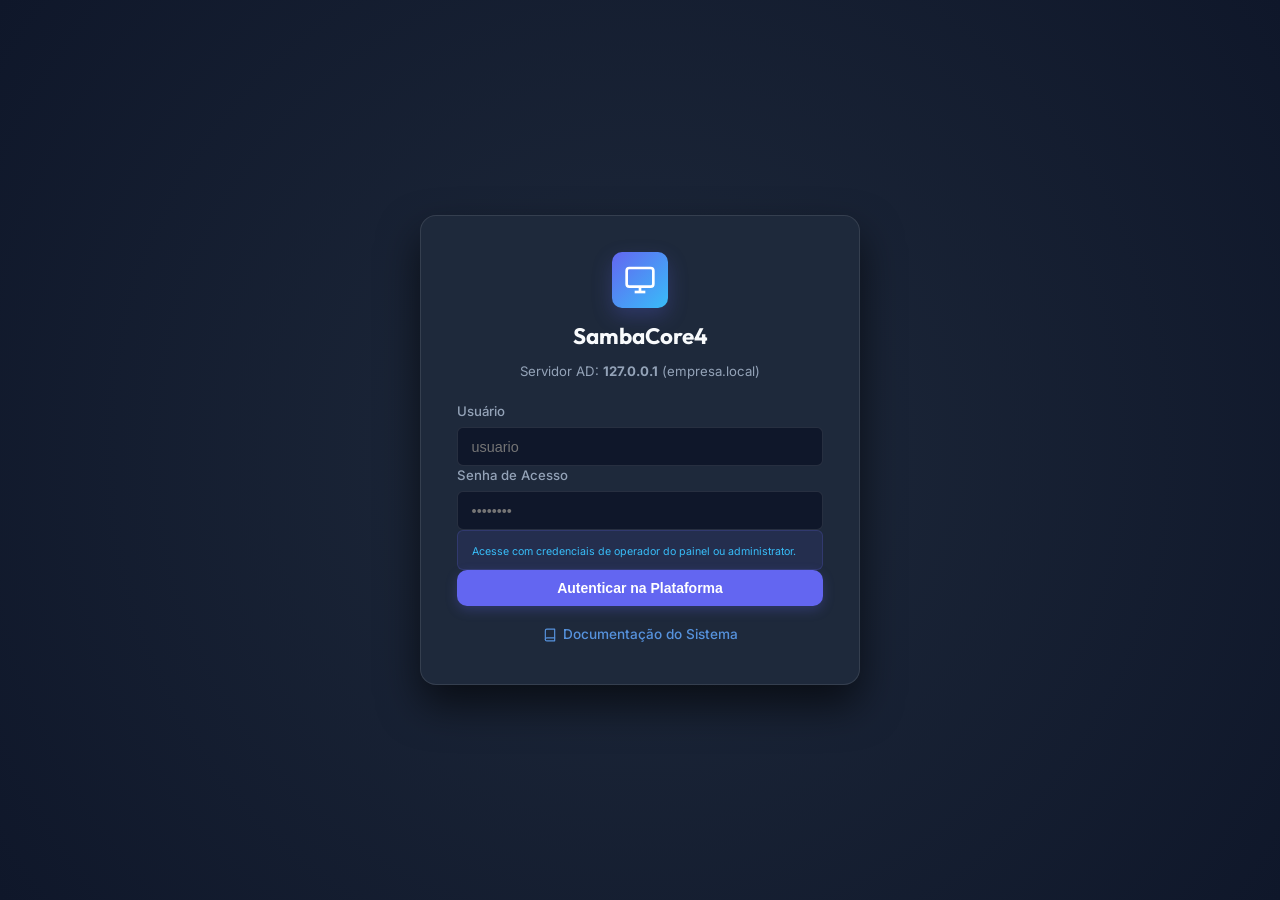
<file: public/index.html>
<!DOCTYPE html>
<html lang="pt-BR">
<head>
    <meta charset="UTF-8">
    <meta name="viewport" content="width=device-width, initial-scale=1.0">
    <title>SambaCore4 - Painel de Controle Samba AD</title>
     
    <link rel="preconnect" href="https://fonts.googleapis.com">
    <link rel="preconnect" href="https://fonts.gstatic.com" crossorigin>
    <link href="https://fonts.googleapis.com/css2?family=Inter:wght@300;400;500;600;700&family=JetBrains+Mono:wght@400;500;600&family=Outfit:wght@500;600;700&display=swap" rel="stylesheet">
    <link rel="stylesheet" href="css/style.css">

    <style>
        .docs-link-container {
            text-align: center;
            margin-top: 18px;
        }

        .docs-link {
            color: #60a5fa;
            font-size: 0.85rem;
            font-weight: 500;
            text-decoration: none;
            display: inline-flex;
            align-items: center;
            gap: 6px;
            opacity: 0.85;
            transition: all 0.2s ease-in-out;
        }

        .docs-link:hover {
            opacity: 1;
            color: #93c5fd;
            text-decoration: underline;
            transform: translateY(-1px);
        }
    </style>
</head>
<body>
    <!-- OVERLAY TELA DE LOGIN DE AUTENTICAÇÃO -->
    <div id="auth-overlay" class="auth-backdrop">
        <div class="auth-card">
            <div class="auth-header">
                <div class="auth-logo">
                    <svg width="32" height="32" viewBox="0 0 24 24" fill="none" stroke="currentColor" stroke-width="2">
                        <rect x="2" y="3" width="20" height="14" rx="2"></rect>
                        <line x1="8" y1="21" x2="16" y2="21"></line>
                        <line x1="12" y1="17" x2="12" y2="21"></line>
                    </svg>
                </div>
                <h2>SambaCore4</h2>
                <span class="auth-subtitle">Servidor AD: <strong id="auth-server-ip">127.0.0.1</strong> (<span id="auth-domain-name">empresa.local</span>)</span>
            </div>

            <!-- Formulário Exclusivo de Login -->
            <form id="form-login">
                <div class="form-group">
                    <label for="login-username">Usuário</label>
                    <input type="text" id="login-username" class="form-control" required placeholder="usuario">
                </div>

                <div class="form-group">
                    <label for="login-password">Senha de Acesso</label>
                    <input type="password" id="login-password" class="form-control" required placeholder="••••••••">
                </div>

                <div class="auth-hint">
                    <small>Acesse com credenciais de operador do painel ou administrator.</small>
                </div>

                <button type="submit" class="btn btn-primary btn-block" id="btn-login-submit">
                    <span>Autenticar na Plataforma</span>
                </button>

                <div class="docs-link-container">
                    <a href="docsambacore4.html" target="_blank" class="docs-link">
                        <svg xmlns="http://www.w3.org/2000/svg" width="14" height="14" viewBox="0 0 24 24" fill="none" stroke="currentColor" stroke-width="2" stroke-linecap="round" stroke-linejoin="round">
                            <path d="M4 19.5A2.5 2.5 0 0 1 6.5 17H20"></path>
                            <path d="M6.5 2H20v20H6.5A2.5 2.5 0 0 1 4 19.5v-15A2.5 2.5 0 0 1 6.5 2z"></path>
                        </svg>
                        <span>Documentação do Sistema</span>
                    </a>
                </div>
            </form>
        </div>
    </div>

    <!-- APLICAÇÃO PRINCIPAL -->
    <div class="app-container" id="app-container" style="display: none;">
        <!-- Sidebar Navigation -->
        <aside class="sidebar">
            <div class="brand">
                <div class="logo-icon">
                    <svg width="24" height="24" viewBox="0 0 24 24" fill="none" stroke="currentColor" stroke-width="2">
                        <rect x="2" y="3" width="20" height="14" rx="2" ry="2"></rect>
                        <line x1="8" y1="21" x2="16" y2="21"></line>
                        <line x1="12" y1="17" x2="12" y2="21"></line>
                    </svg>
                </div>
                <div class="brand-text">
                    <h2>SambaCore4</h2>
                    <span id="sidebar-domain-name">empresa.local</span>
                </div>
            </div>

            <nav class="nav-menu">
                <button class="nav-item active" data-tab="dashboard">
                    <svg width="18" height="18" viewBox="0 0 24 24" fill="none" stroke="currentColor" stroke-width="2"><rect x="3" y="3" width="7" height="7"></rect><rect x="14" y="3" width="7" height="7"></rect><rect x="14" y="14" width="7" height="7"></rect><rect x="3" y="14" width="7" height="7"></rect></svg>
                    <span>Visão Geral</span>
                </button>
                <button class="nav-item" data-tab="users">
                    <svg width="18" height="18" viewBox="0 0 24 24" fill="none" stroke="currentColor" stroke-width="2"><path d="M17 21v-2a4 4 0 0 0-4-4H5a4 4 0 0 0-4 4v2"></path><circle cx="9" cy="7" r="4"></circle><path d="M23 21v-2a4 4 0 0 0-3-3.87"></path><path d="M16 3.13a4 4 0 0 1 0 7.75"></path></svg>
                    <span>Usuários AD</span>
                </button>
                <button class="nav-item" data-tab="groups">
                    <svg width="18" height="18" viewBox="0 0 24 24" fill="none" stroke="currentColor" stroke-width="2"><path d="M17 21v-2a4 4 0 0 0-3-3.87"></path><path d="M9 21v-2a4 4 0 0 0-4-4H3a4 4 0 0 0-4 4v2"></path><circle cx="9" cy="7" r="4"></circle><path d="M23 21v-2a4 4 0 0 0-3-3.87"></path><path d="M16 3.13a4 4 0 0 1 0 7.75"></path></svg>
                    <span>Grupos AD</span>
                </button>
                <button class="nav-item" data-tab="computers">
                    <svg width="18" height="18" viewBox="0 0 24 24" fill="none" stroke="currentColor" stroke-width="2"><rect x="2" y="3" width="20" height="14" rx="2"></rect><line x1="8" y1="21" x2="16" y2="21"></line><line x1="12" y1="17" x2="12" y2="21"></line></svg>
                    <span>Desktops / Computadores</span>
                </button>
                <button class="nav-item" data-tab="ous">
                    <svg width="18" height="18" viewBox="0 0 24 24" fill="none" stroke="currentColor" stroke-width="2"><path d="M22 19a2 2 0 0 1-2 2H4a2 2 0 0 1-2-2V5a2 2 0 0 1 2-2h5l2 3h9a2 2 0 0 1 2 2z"></path></svg>
                    <span>Unidades Organizacionais</span>
                </button>
                <button class="nav-item" data-tab="gpos">
                    <svg width="18" height="18" viewBox="0 0 24 24" fill="none" stroke="currentColor" stroke-width="2"><path d="M12 22s8-4 8-10V5l-8-3-8 3v7c0 6 8 10 8 10z"></path></svg>
                    <span>Diretivas GPO</span>
                </button>
                <button class="nav-item" data-tab="platform-users">
                    <svg width="18" height="18" viewBox="0 0 24 24" fill="none" stroke="currentColor" stroke-width="2"><path d="M16 21v-2a4 4 0 0 0-4-4H5a4 4 0 0 0-4 4v2"></path><circle cx="8.5" cy="7" r="4"></circle><line x1="20" y1="8" x2="20" y2="14"></line><line x1="23" y1="11" x2="17" y2="11"></line></svg>
                    <span>Operadores do Sistema</span>
                </button>
                <button class="nav-item" data-tab="objects">
                    <svg width="18" height="18" viewBox="0 0 24 24" fill="none" stroke="currentColor" stroke-width="2"><circle cx="12" cy="12" r="10"></circle><line x1="12" y1="8" x2="12" y2="12"></line><line x1="12" y1="16" x2="12.01" y2="16"></line></svg>
                    <span>Navegador de Objetos</span>
                </button>
                <button class="nav-item" data-tab="terminal">
                    <svg width="18" height="18" viewBox="0 0 24 24" fill="none" stroke="currentColor" stroke-width="2"><polyline points="4 17 10 11 4 5"></polyline><line x1="12" y1="19" x2="20" y2="19"></line></svg>
                    <span>Comandos samba-tool</span>
                </button>
            </nav>

            <div class="sidebar-footer">
                <div class="mode-toggle-card">
                    <div class="mode-info">
                        <span class="mode-title">Execução</span>
                        <span id="mode-badge" class="badge mock">Modo Simulação</span>
                    </div>
                    <label class="switch">
                        <input type="checkbox" id="mode-switch" checked>
                        <span class="slider round"></span>
                    </label>
                </div>
            </div>
        </aside>

        <!-- Main Content Area -->
        <main class="main-content">
            <!-- Header Bar -->
            <header class="top-header">
                <div class="header-title">
                    <h1 id="page-title">Visão Geral do Domínio</h1>
                    <div class="domain-info-group">
                        <span id="domain-dn-display" class="domain-dn">DC=empresa,DC=local</span>
                        <span id="server-ip-display" class="domain-ip">IP: 127.0.0.1</span>
                    </div>
                </div>
                <div class="header-actions">
                    <div class="btn-group" style="margin-right: 0.5rem;">
                        <button class="btn btn-warning btn-sm" id="btn-server-reboot" title="Reiniciar Servidor">
                            <svg width="14" height="14" viewBox="0 0 24 24" fill="none" stroke="currentColor" stroke-width="2"><path d="M21.5 2v6h-6M21.34 15.57a10 10 0 1 1-.57-8.38l5.67-5.67"/></svg>
                            <span>Reiniciar</span>
                        </button>
                        <button class="btn btn-danger btn-sm" id="btn-server-shutdown" title="Desligar Servidor">
                            <svg width="14" height="14" viewBox="0 0 24 24" fill="none" stroke="currentColor" stroke-width="2"><path d="M18.36 6.64a9 9 0 1 1-12.73 0"></path><line x1="12" y1="2" x2="12" y2="12"></line></svg>
                            <span>Desligar</span>
                        </button>
                    </div>

                    <div class="user-profile-badge">
                        <div class="avatar">A</div>
                        <span id="current-user-name">administrator</span>
                    </div>
                    <button class="btn btn-outline btn-sm" id="logout-btn">
                        <svg width="14" height="14" viewBox="0 0 24 24" fill="none" stroke="currentColor" stroke-width="2"><path d="M9 21H5a2 2 0 0 1-2-2V5a2 2 0 0 1 2-2h4"></path><polyline points="16 17 21 12 16 7"></polyline><line x1="21" y1="12" x2="9" y2="12"></line></svg>
                        <span>Sair</span>
                    </button>
                    <button class="btn btn-outline" id="refresh-btn">
                        <svg width="16" height="16" viewBox="0 0 24 24" fill="none" stroke="currentColor" stroke-width="2"><polyline points="23 4 23 10 17 10"></polyline><polyline points="1 20 1 14 7 14"></polyline><path d="M3.51 9a9 9 0 0 1 14.85-3.36L23 10M1 14l4.64 4.36A9 9 0 0 0 20.49 15"></path></svg>
                        <span>Atualizar</span>
                    </button>
                </div>
            </header>

            <div class="content-body">
                <!-- TAB 1: DASHBOARD -->
                <section id="tab-dashboard" class="tab-pane active">
                    <div class="stats-grid">
                        <div class="stat-card">
                            <div class="stat-header">
                                <span>Total de Usuários AD</span>
                                <div class="stat-icon users-icon">
                                    <svg width="20" height="20" viewBox="0 0 24 24" fill="none" stroke="currentColor" stroke-width="2"><path d="M17 21v-2a4 4 0 0 0-4-4H5a4 4 0 0 0-4 4v2"></path><circle cx="9" cy="7" r="4"></circle></svg>
                                </div>
                            </div>
                            <div class="stat-value" id="stat-user-count">0</div>
                            <span class="stat-sub">Cadastrados no samba-tool</span>
                        </div>

                        <div class="stat-card">
                            <div class="stat-header">
                                <span>Desktops / Computadores</span>
                                <div class="stat-icon comp-icon">
                                    <svg width="20" height="20" viewBox="0 0 24 24" fill="none" stroke="currentColor" stroke-width="2"><rect x="2" y="3" width="20" height="14" rx="2"></rect><line x1="8" y1="21" x2="16" y2="21"></line></svg>
                                </div>
                            </div>
                            <div class="stat-value text-accent" id="stat-comp-count">0</div>
                            <span class="stat-sub">Estações e Servidores AD</span>
                        </div>

                        <div class="stat-card">
                            <div class="stat-header">
                                <span>Unidades Organizacionais</span>
                                <div class="stat-icon ou-icon">
                                    <svg width="20" height="20" viewBox="0 0 24 24" fill="none" stroke="currentColor" stroke-width="2"><path d="M22 19a2 2 0 0 1-2 2H4a2 2 0 0 1-2-2V5a2 2 0 0 1 2-2h5l2 3h9a2 2 0 0 1 2 2z"></path></svg>
                                </div>
                            </div>
                            <div class="stat-value" id="stat-ou-count">0</div>
                            <span class="stat-sub">Estrutura de OUs ativas</span>
                        </div>

                        <div class="stat-card">
                            <div class="stat-header">
                                <span>Diretivas GPO</span>
                                <div class="stat-icon gpo-icon">
                                    <svg width="20" height="20" viewBox="0 0 24 24" fill="none" stroke="currentColor" stroke-width="2"><path d="M12 22s8-4 8-10V5l-8-3-8 3v7c0 6 8 10 8 10z"></path></svg>
                                </div>
                            </div>
                            <div class="stat-value" id="stat-gpo-count" style="color: #38bdf8;">0</div>
                            <span class="stat-sub">Objetos de Diretiva de Grupo</span>
                        </div>
                    </div>

                    <!-- SEÇÃO DE MÉTRICAS DO SISTEMA E HARDWARE -->
                    <div class="section-card">
                        <div class="section-header">
                            <h3>📊 Informações de Hardware & Desempenho do Servidor</h3>
                            <span class="text-muted" style="font-size: 0.825rem;">Métricas em Tempo Real</span>
                        </div>
                        <div class="system-metrics-grid">
                            <!-- CPU -->
                            <div class="sys-metric-card">
                                <div class="sys-metric-header">
                                    <div class="sys-metric-title">
                                        <svg width="18" height="18" viewBox="0 0 24 24" fill="none" stroke="currentColor" stroke-width="2"><rect x="4" y="4" width="16" height="16" rx="2"/><rect x="9" y="9" width="6" height="6"/><line x1="9" y1="1" x2="9" y2="4"/><line x1="15" y1="1" x2="15" y2="4"/><line x1="9" y1="20" x2="9" y2="23"/><line x1="15" y1="20" x2="15" y2="23"/><line x1="20" y1="9" x2="23" y2="9"/><line x1="20" y1="15" x2="23" y2="15"/><line x1="1" y1="9" x2="4" y2="9"/><line x1="1" y1="15" x2="4" y2="15"/></svg>
                                        <span>Uso de CPU</span>
                                    </div>
                                    <span class="sys-metric-badge" id="sys-cpu-percent-badge">0%</span>
                                </div>
                                <div class="metric-progress-bar">
                                    <div class="metric-progress-fill" id="sys-cpu-bar" style="width: 0%;"></div>
                                </div>
                                <div class="sys-metric-footer">
                                    <span id="sys-cpu-cores">-- Núcleos</span>
                                    <span id="sys-cpu-percent">0% em uso</span>
                                </div>
                            </div>

                            <!-- RAM -->
                            <div class="sys-metric-card">
                                <div class="sys-metric-header">
                                    <div class="sys-metric-title">
                                        <svg width="18" height="18" viewBox="0 0 24 24" fill="none" stroke="currentColor" stroke-width="2"><path d="M6 19v-3"/><path d="M10 19v-3"/><path d="M14 19v-3"/><path d="M18 19v-3"/><path d="M6 5v3"/><path d="M10 5v3"/><path d="M14 5v3"/><path d="M18 5v3"/><rect x="2" y="8" width="20" height="8" rx="2"/></svg>
                                        <span>Memória RAM</span>
                                    </div>
                                    <span class="sys-metric-badge" id="sys-ram-percent-badge">0%</span>
                                </div>
                                <div class="metric-progress-bar">
                                    <div class="metric-progress-fill ram-fill" id="sys-ram-bar" style="width: 0%;"></div>
                                </div>
                                <div class="sys-metric-footer">
                                    <span id="sys-ram-details">0.0 GB / 0.0 GB</span>
                                    <span id="sys-ram-free">Livre: -- GB</span>
                                </div>
                            </div>

                            <!-- ESPAÇO EM DISCO -->
                            <div class="sys-metric-card">
                                <div class="sys-metric-header">
                                    <div class="sys-metric-title">
                                        <svg width="18" height="18" viewBox="0 0 24 24" fill="none" stroke="currentColor" stroke-width="2"><line x1="22" y1="12" x2="2" y2="12"/><path d="M5.45 5.11L2 12v6a2 2 0 0 0 2 2h16a2 2 0 0 0 2-2v-6l-3.45-6.89A2 2 0 0 0 16.76 4H7.24a2 2 0 0 0-1.79 1.11z"/><line x1="6" y1="16" x2="6.01" y2="16"/><line x1="10" y1="16" x2="10.01" y2="16"/></svg>
                                        <span>Espaço em Disco</span>
                                    </div>
                                    <span class="sys-metric-badge" id="sys-disk-percent-badge">0%</span>
                                </div>
                                <div class="metric-progress-bar">
                                    <div class="metric-progress-fill disk-fill" id="sys-disk-bar" style="width: 0%;"></div>
                                </div>
                                <div class="sys-metric-footer">
                                    <span id="sys-disk-details">0.0 GB / 0.0 GB</span>
                                    <span id="sys-disk-free">Livre: -- GB</span>
                                </div>
                            </div>

                            <!-- PROCESSADOR -->
                            <div class="sys-metric-card">
                                <div class="sys-metric-header">
                                    <div class="sys-metric-title">
                                        <svg width="18" height="18" viewBox="0 0 24 24" fill="none" stroke="currentColor" stroke-width="2"><circle cx="12" cy="12" r="10"/><path d="M12 6v6l4 2"/></svg>
                                        <span>Processador (CPU)</span>
                                    </div>
                                    <span class="sys-metric-badge info" id="sys-cpu-arch">x86_64</span>
                                </div>
                                <div class="sys-text-content">
                                    <strong id="sys-cpu-model">Carregando...</strong>
                                </div>
                                <div class="sys-metric-footer">
                                    <span>Processador Principal do Server</span>
                                </div>
                            </div>

                            <!-- SISTEMA OPERACIONAL -->
                            <div class="sys-metric-card">
                                <div class="sys-metric-header">
                                    <div class="sys-metric-title">
                                        <svg width="18" height="18" viewBox="0 0 24 24" fill="none" stroke="currentColor" stroke-width="2"><rect x="2" y="3" width="20" height="14" rx="2"/><line x1="8" y1="21" x2="16" y2="21"/><line x1="12" y1="17" x2="12" y2="21"/></svg>
                                        <span>Sistema Operacional</span>
                                    </div>
                                    <span class="sys-metric-badge info" id="sys-os-badge">Linux</span>
                                </div>
                                <div class="sys-text-content">
                                    <strong id="sys-os-name" class="text-accent">Carregando...</strong>
                                </div>
                                <div class="sys-metric-footer">
                                    <span id="sys-os-kernel">Kernel: --</span>
                                </div>
                            </div>

                            <!-- VELOCIDADE DA INTERNET -->
                            <div class="sys-metric-card">
                                <div class="sys-metric-header">
                                    <div class="sys-metric-title">
                                        <svg width="18" height="18" viewBox="0 0 24 24" fill="none" stroke="currentColor" stroke-width="2"><path d="M5 12.55a11 11 0 0 1 14.08 0"/><path d="M1.42 9a16 16 0 0 1 21.16 0"/><path d="M8.53 16.11a6 6 0 0 1 6.95 0"/><line x1="12" y1="20" x2="12.01" y2="20"/></svg>
                                        <span>Velocidade da Internet</span>
                                    </div>
                                    <span class="sys-metric-badge success" id="sys-net-status-badge">Conectado</span>
                                </div>
                                <div class="sys-net-speeds">
                                    <div class="net-speed-item">
                                        <span class="net-speed-label">⬇️ Download</span>
                                        <strong class="net-speed-value" id="sys-net-download">0.0 Mbps</strong>
                                    </div>
                                    <div class="net-speed-item">
                                        <span class="net-speed-label">⬆️ Upload</span>
                                        <strong class="net-speed-value" id="sys-net-upload">0.0 Mbps</strong>
                                    </div>
                                </div>
                                <div class="sys-metric-footer">
                                    <span id="sys-net-interface">Online (1 Gbps)</span>
                                    <span id="sys-net-latency">Ping: 12 ms</span>
                                </div>
                            </div>

                        </div>
                    </div>

                    <div class="section-card">
                        <div class="section-header">
                            <h3>Ações Rápidas de Gerenciamento</h3>
                        </div>
                        <div class="quick-actions">
                            <button class="action-card" id="btn-quick-new-user">
                                <div class="action-icon">+</div>
                                <div class="action-text">
                                    <h4>Criar Usuário AD</h4>
                                    <p>samba-tool user create</p>
                                </div>
                            </button>
                            <button class="action-card" id="btn-quick-new-group">
                                <div class="action-icon">👥</div>
                                <div class="action-text">
                                    <h4>Criar Grupo AD</h4>
                                    <p>samba-tool group add</p>
                                </div>
                            </button>
                            <button class="action-card" id="btn-quick-new-comp">
                                <div class="action-icon">🖥️</div>
                                <div class="action-text">
                                    <h4>Adicionar Desktop</h4>
                                    <p>samba-tool computer create</p>
                                </div>
                            </button>
                            <button class="action-card" id="btn-quick-new-gpo">
                                <div class="action-icon">🛡️</div>
                                <div class="action-text">
                                    <h4>Criar GPO</h4>
                                    <p>samba-tool gpo create</p>
                                </div>
                            </button>
                            <button class="action-card" id="btn-quick-new-ou">
                                <div class="action-icon">🏢</div>
                                <div class="action-text">
                                    <h4>Criar OU</h4>
                                    <p>samba-tool ou create</p>
                                </div>
                            </button>
                            <button class="action-card" id="btn-quick-new-platform-user">
                                <div class="action-icon">🔑</div>
                                <div class="action-text">
                                    <h4>Novo Operador</h4>
                                    <p>Acesso do Sistema Web</p>
                                </div>
                            </button>
                        </div>
                    </div>

                    <div class="section-card">
                        <div class="section-header">
                            <h3>Último Comando Executado</h3>
                        </div>
                        <div class="terminal-box">
                            <pre><code id="dashboard-last-cmd">sudo samba-tool user list</code></pre>
                        </div>
                    </div>
                </section>

                <!-- TAB 2: USUÁRIOS AD -->
                <section id="tab-users" class="tab-pane">
                    <div class="table-toolbar">
                        <div class="search-box">
                            <svg width="16" height="16" viewBox="0 0 24 24" fill="none" stroke="currentColor" stroke-width="2"><circle cx="11" cy="11" r="8"></circle><line x1="21" y1="21" x2="16.65" y2="16.65"></line></svg>
                            <input type="text" id="search-users" placeholder="Filtrar usuário AD...">
                        </div>
                        <div class="btn-group">
                            <button class="btn btn-primary" id="open-new-user-modal">
                                <span>+ Novo Usuário AD</span>
                            </button>
                        </div>
                    </div>

                    <div class="card-table">
                        <table>
                            <thead>
                                <tr>
                                    <th>Usuário (samba-tool)</th>
                                    <th>Nome de Exibição</th>
                                    <th>E-mail</th>
                                    <th>Localização / OU</th>
                                    <th>Tipo</th>
                                    <th>Ações</th>
                                </tr>
                            </thead>
                            <tbody id="users-table-body">
                            </tbody>
                        </table>
                    </div>
                </section>

                <!-- TAB NOVA: GRUPOS AD -->
                <section id="tab-groups" class="tab-pane">
                    <div class="table-toolbar">
                        <div class="search-box">
                            <svg width="16" height="16" viewBox="0 0 24 24" fill="none" stroke="currentColor" stroke-width="2"><circle cx="11" cy="11" r="8"></circle><line x1="21" y1="21" x2="16.65" y2="16.65"></line></svg>
                            <input type="text" id="search-groups" placeholder="Filtrar grupos AD...">
                        </div>
                        <div class="btn-group">
                            <button class="btn btn-primary" id="open-new-group-modal">
                                <span>+ Novo Grupo AD</span>
                            </button>
                        </div>
                    </div>

                    <div class="card-table">
                        <table>
                            <thead>
                                <tr>
                                    <th>Nome do Grupo</th>
                                    <th>Descrição</th>
                                    <th>Escopo / Tipo</th>
                                    <th>Localização / OU</th>
                                    <th>Ações</th>
                                </tr>
                            </thead>
                            <tbody id="groups-table-body">
                            </tbody>
                        </table>
                    </div>
                </section>

                <!-- TAB 3: COMPUTADORES / DESKTOPS -->
                <section id="tab-computers" class="tab-pane">
                    <div class="table-toolbar">
                        <div class="search-box">
                            <svg width="16" height="16" viewBox="0 0 24 24" fill="none" stroke="currentColor" stroke-width="2"><circle cx="11" cy="11" r="8"></circle><line x1="21" y1="21" x2="16.65" y2="16.65"></line></svg>
                            <input type="text" id="search-computers" placeholder="Filtrar desktop ou estação...">
                        </div>
                        <button class="btn btn-primary" id="open-new-comp-modal">
                            <span>+ Adicionar Desktop</span>
                        </button>
                    </div>

                    <div class="card-table">
                        <table>
                            <thead>
                                <tr>
                                    <th>Nome do Computador</th>
                                    <th>Conta SAM (`cn$`)</th>
                                    <th>Unidade Organizacional (OU)</th>
                                    <th>Sistema Operacional</th>
                                    <th>Endereço IP</th>
                                    <th>Ações de Exclusão</th>
                                </tr>
                            </thead>
                            <tbody id="computers-table-body">
                            </tbody>
                        </table>
                    </div>
                </section>

                <!-- TAB 4: OUs -->
                <section id="tab-ous" class="tab-pane">
                    <div class="table-toolbar">
                        <div class="search-box">
                            <svg width="16" height="16" viewBox="0 0 24 24" fill="none" stroke="currentColor" stroke-width="2"><circle cx="11" cy="11" r="8"></circle><line x1="21" y1="21" x2="16.65" y2="16.65"></line></svg>
                            <input type="text" id="search-ous" placeholder="Filtrar Unidade Organizacional...">
                        </div>
                        <button class="btn btn-primary" id="open-new-ou-modal">
                            <span>+ Nova OU</span>
                        </button>
                    </div>

                    <div class="ous-grid" id="ous-card-grid">
                    </div>
                </section>

                <!-- TAB 5: GPOs POR OU -->
                <section id="tab-gpos" class="tab-pane">
                    <div class="table-toolbar">
                        <div class="search-box">
                            <svg width="16" height="16" viewBox="0 0 24 24" fill="none" stroke="currentColor" stroke-width="2"><circle cx="11" cy="11" r="8"></circle><line x1="21" y1="21" x2="16.65" y2="16.65"></line></svg>
                            <input type="text" id="search-gpos" placeholder="Filtrar GPO por nome ou GUID...">
                        </div>
                        <div class="btn-group">
                            <button class="btn btn-secondary" id="open-link-gpo-modal">
                                <span>🔗 Vincular GPO a uma OU</span>
                            </button>
                            <button class="btn btn-primary" id="open-new-gpo-modal">
                                <span>+ Criar Nova GPO</span>
                            </button>
                        </div>
                    </div>

                    <div class="section-card">
                        <div class="section-header">
                            <h3>🛡️ Diretivas de Grupo (GPOs) Aplicadas por Unidade Organizacional</h3>
                        </div>
                        <div class="gpo-ou-matrix-grid" id="gpo-ou-matrix">
                        </div>
                    </div>

                    <div class="section-card">
                        <div class="section-header">
                            <h3>Todas as GPOs do Domínio (samba-tool gpo listall)</h3>
                        </div>
                        <div class="card-table">
                            <table>
                                <thead>
                                    <tr>
                                        <th>Nome da GPO</th>
                                        <th>GUID da GPO</th>
                                        <th>Status</th>
                                        <th>OUs e Containers Vinculados</th>
                                        <th>Ações de Vínculo</th>
                                    </tr>
                                </thead>
                                <tbody id="gpos-table-body">
                                </tbody>
                            </table>
                        </div>
                    </div>
                </section>

                <!-- TAB 6: OPERADORES DO SISTEMA WEB -->
                <section id="tab-platform-users" class="tab-pane">
                    <div class="table-toolbar">
                        <div class="search-box">
                            <svg width="16" height="16" viewBox="0 0 24 24" fill="none" stroke="currentColor" stroke-width="2"><circle cx="11" cy="11" r="8"></circle><line x1="21" y1="21" x2="16.65" y2="16.65"></line></svg>
                            <input type="text" id="search-platform-users" placeholder="Filtrar operador do sistema...">
                        </div>
                        <button class="btn btn-primary" id="open-new-platform-user-modal">
                            <span>+ Criar Operador do Sistema</span>
                        </button>
                    </div>

                    <div class="section-card">
                        <div class="section-header">
                            <h3>🔐 Operadores Autorizados a Acessar este Painel Web</h3>
                            <p>Cadastre logins adicionais para que outros técnicos da equipe possam se autenticar no sistema.</p>
                        </div>
                        <div class="card-table">
                            <table>
                                <thead>
                                    <tr>
                                        <th>Usuário de Login</th>
                                        <th>Nome Completo do Operador</th>
                                        <th>Nível de Permissão</th>
                                        <th>Ações</th>
                                    </tr>
                                </thead>
                                <tbody id="platform-users-table-body">
                                </tbody>
                            </table>
                        </div>
                    </div>
                </section>

                <!-- TAB 7: OBJETOS DA OU -->
                <section id="tab-objects" class="tab-pane">
                    <div class="section-card">
                        <div class="section-header">
                            <h3>Selecione a Unidade Organizacional (OU)</h3>
                        </div>
                        <div class="form-row">
                            <div class="form-group flex-1">
                                <select id="select-ou-for-objects" class="form-control">
                                </select>
                            </div>
                            <button class="btn btn-secondary" id="btn-fetch-ou-objects">
                                <span>Ver Objetos</span>
                            </button>
                        </div>
                    </div>

                    <div class="section-card">
                        <div class="section-header">
                            <h3>Objetos Encontrados dentro da OU (Usuários, Desktops, Sub-OUs)</h3>
                            <span id="objects-ou-target-label" class="badge">Nenhuma OU selecionada</span>
                        </div>
                        <div class="card-table">
                            <table>
                                <thead>
                                    <tr>
                                        <th>Nome do Objeto</th>
                                        <th>Tipo de Objeto</th>
                                        <th>Distinguished Name (DN)</th>
                                        <th>Ações de Exclusão</th>
                                    </tr>
                                </thead>
                                <tbody id="ou-objects-table-body">
                                    <tr>
                                        <td colspan="4" class="text-center text-muted">Selecione uma OU e clique em "Ver Objetos".</td>
                                    </tr>
                                </tbody>
                            </table>
                        </div>
                    </div>
                </section>

                <!-- TAB 8: TERMINAL / COMANDOS -->
                <section id="tab-terminal" class="tab-pane">
                    <div class="section-card">
                        <div class="section-header">
                            <h3>Guia de Sintaxe `samba-tool`</h3>
                            <p>Copie e execute os comandos gerados no seu terminal Samba AD DC.</p>
                        </div>
                        
                        <div class="terminal-preview-container">
                            <div class="terminal-header">
                                <div class="terminal-dots">
                                    <span class="dot red"></span>
                                    <span class="dot yellow"></span>
                                    <span class="dot green"></span>
                                </div>
                                <span class="terminal-title">samba-tool CLI Log</span>
                                <button class="btn btn-sm btn-outline" id="copy-terminal-btn">Copiar</button>
                            </div>
                            <div class="terminal-content">
                                <pre><code id="live-command-log"># Registros de comandos samba-tool gerados nesta sessão:
sudo samba-tool user list
sudo samba-tool group list
sudo samba-tool computer list
sudo samba-tool ou list
sudo samba-tool gpo listall</code></pre>
                            </div>
                        </div>
                    </div>
                </section>
            </div>
        </main>
    </div>

    <!-- MODAIS E COMPONENTES SECUNDÁRIOS -->
    <div class="modal-backdrop" id="modal-new-user">
        <div class="modal-card">
            <div class="modal-header">
                <h3>Criar Novo Usuário no Samba AD</h3>
                <button class="close-modal">&times;</button>
            </div>
            <form id="form-new-user">
                <div class="modal-body">
                    <div class="form-group">
                        <label for="input-username">Nome de Usuário (login) *</label>
                        <input type="text" id="input-username" class="form-control" required placeholder="ex: rodrigo.almeida">
                    </div>
                    <div class="form-group">
                        <label for="input-password">Senha de Domínio *</label>
                        <input type="password" id="input-password" class="form-control" required placeholder="Ex: SenhaForte123!">
                    </div>
                    <div class="form-row">
                        <div class="form-group">
                            <label for="input-given-name">Primeiro Nome</label>
                            <input type="text" id="input-given-name" class="form-control" placeholder="ex: Rodrigo">
                        </div>
                        <div class="form-group">
                            <label for="input-surname">Sobrenome</label>
                            <input type="text" id="input-surname" class="form-control" placeholder="ex: Almeida">
                        </div>
                    </div>
                    <div class="form-group">
                        <label for="input-email">E-mail</label>
                        <input type="email" id="input-email" class="form-control" placeholder="ex: rodrigo.almeida@empresa.local">
                    </div>
                    <div class="form-group">
                        <label for="input-user-ou">Unidade Organizacional (OU) Destino</label>
                        <select id="input-user-ou" class="form-control">
                            <option value="">(Raiz do Domínio / Default)</option>
                        </select>
                    </div>
                    <div class="cmd-preview-box">
                        <span>Comando a ser gerado:</span>
                        <code id="user-cmd-preview">sudo samba-tool user create ...</code>
                    </div>
                </div>
                <div class="modal-footer">
                    <button type="button" class="btn btn-outline close-modal">Cancelar</button>
                    <button type="submit" class="btn btn-primary">Criar Usuário AD</button>
                </div>
            </form>
        </div>
    </div>

    <!-- MODAL NOVO GRUPO AD -->
    <div class="modal-backdrop" id="modal-new-group">
        <div class="modal-card">
            <div class="modal-header">
                <h3>Criar Novo Grupo no Samba AD</h3>
                <button class="close-modal">&times;</button>
            </div>
            <form id="form-new-group">
                <div class="modal-body">
                    <div class="form-group">
                        <label for="input-group-name">Nome do Grupo *</label>
                        <input type="text" id="input-group-name" class="form-control" required placeholder="ex: Financeiro_RW">
                    </div>
                    <div class="form-group">
                        <label for="input-group-description">Descrição</label>
                        <input type="text" id="input-group-description" class="form-control" placeholder="ex: Acesso a pastas de arquivos do financeiro">
                    </div>
                    <div class="form-group">
                        <label for="input-group-ou">Unidade Organizacional (OU) Destino</label>
                        <select id="input-group-ou" class="form-control">
                            <option value="">(Raiz do Domínio / Default)</option>
                        </select>
                    </div>
                    <div class="cmd-preview-box">
                        <span>Comando a ser gerado:</span>
                        <code id="group-cmd-preview">sudo samba-tool group add ...</code>
                    </div>
                </div>
                <div class="modal-footer">
                    <button type="button" class="btn btn-outline close-modal">Cancelar</button>
                    <button type="submit" class="btn btn-primary">Criar Grupo AD</button>
                </div>
            </form>
        </div>
    </div>

    <div class="modal-backdrop" id="modal-reset-password">
        <div class="modal-card">
            <div class="modal-header">
                <h3>🔑 Redefinir Senha de Usuário AD</h3>
                <button class="close-modal">&times;</button>
            </div>
            <form id="form-reset-password">
                <div class="modal-body">
                    <div class="form-group">
                        <label for="input-reset-username">Usuário AD</label>
                        <input type="text" id="input-reset-username" class="form-control" readonly style="opacity: 0.8; background: rgba(0,0,0,0.3);">
                    </div>
                    <div class="form-group">
                        <label for="input-reset-new-password">Nova Senha de Domínio *</label>
                        <input type="password" id="input-reset-new-password" class="form-control" required placeholder="Ex: NovaSenhaForte123!">
                    </div>
                    <div class="cmd-preview-box">
                        <span>Comando a ser gerado:</span>
                        <code id="reset-pass-cmd-preview">sudo samba-tool user setpassword ...</code>
                    </div>
                </div>
                <div class="modal-footer">
                    <button type="button" class="btn btn-outline close-modal">Cancelar</button>
                    <button type="submit" class="btn btn-primary">Alterar Senha</button>
                </div>
            </form>
        </div>
    </div>

    <div class="modal-backdrop" id="modal-new-platform-user">
        <div class="modal-card">
            <div class="modal-header">
                <h3>Criar Operador de Acesso à Plataforma Web</h3>
                <button class="close-modal">&times;</button>
            </div>
            <form id="form-new-platform-user">
                <div class="modal-body">
                    <div class="form-group">
                        <label for="input-plat-fullname">Nome Completo do Operador</label>
                        <input type="text" id="input-plat-fullname" class="form-control" placeholder="ex: Carlos Eduardo">
                    </div>
                    <div class="form-group">
                        <label for="input-plat-username">Nome de Usuário (Login no Painel) *</label>
                        <input type="text" id="input-plat-username" class="form-control" required placeholder="ex: carlos.ti">
                    </div>
                    <div class="form-group">
                        <label for="input-plat-password">Senha de Acesso ao Sistema *</label>
                        <input type="password" id="input-plat-password" class="form-control" required placeholder="••••••••">
                    </div>
                </div>
                <div class="modal-footer">
                    <button type="button" class="btn btn-outline close-modal">Cancelar</button>
                    <button type="submit" class="btn btn-primary">Criar Operador</button>
                </div>
            </form>
        </div>
    </div>

    <div class="modal-backdrop" id="modal-new-comp">
        <div class="modal-card">
            <div class="modal-header">
                <h3>Adicionar Desktop / Computador</h3>
                <button class="close-modal">&times;</button>
            </div>
            <form id="form-new-comp">
                <div class="modal-body">
                    <div class="form-group">
                        <label for="input-comp-name">Nome do Computador (Hostname) *</label>
                        <input type="text" id="input-comp-name" class="form-control" required placeholder="ex: DESKTOP-LAB03">
                    </div>
                    <div class="form-group">
                        <label for="input-comp-os">Sistema Operacional</label>
                        <input type="text" id="input-comp-os" class="form-control" placeholder="ex: Windows 11 Pro">
                    </div>
                    <div class="form-group">
                        <label for="input-comp-ip">Endereço IP</label>
                        <input type="text" id="input-comp-ip" class="form-control" placeholder="ex: 10.0.10.105">
                    </div>
                    <div class="form-group">
                        <label for="input-comp-ou">Unidade Organizacional (OU) Destino</label>
                        <select id="input-comp-ou" class="form-control">
                            <option value="">(Raiz do Domínio / Default)</option>
                        </select>
                    </div>
                    <div class="cmd-preview-box">
                        <span>Comando a ser gerado:</span>
                        <code id="comp-cmd-preview">sudo samba-tool computer create ...</code>
                    </div>
                </div>
                <div class="modal-footer">
                    <button type="button" class="btn btn-outline close-modal">Cancelar</button>
                    <button type="submit" class="btn btn-primary">Adicionar Desktop</button>
                </div>
            </form>
        </div>
    </div>

    <div class="modal-backdrop" id="modal-new-gpo">
        <div class="modal-card">
            <div class="modal-header">
                <h3>Criar Nova Diretiva GPO</h3>
                <button class="close-modal">&times;</button>
            </div>
            <form id="form-new-gpo">
                <div class="modal-body">
                    <div class="form-group">
                        <label for="input-gpo-name">Nome da Diretiva (Display Name) *</label>
                        <input type="text" id="input-gpo-name" class="form-control" required placeholder="ex: Politica_Bloqueio_USB_Labs">
                    </div>
                    <div style="background: rgba(15, 23, 42, 0.5); border: 1px solid var(--border-color); padding: 0.9rem; border-radius: var(--radius-sm); margin-bottom: 1rem;">
                        <h4 style="font-size: 0.85rem; color: var(--accent); margin-bottom: 0.6rem; display: flex; align-items: center; gap: 0.4rem;">
                            <svg width="14" height="14" viewBox="0 0 24 24" fill="none" stroke="currentColor" stroke-width="2"><rect x="3" y="11" width="18" height="11" rx="2" ry="2"></rect><path d="M7 11V7a5 5 0 0 1 10 0v4"></path></svg>
                            <span>Autenticação de Administrador do AD</span>
                        </h4>
                        <div class="form-group" style="margin-bottom: 0.6rem;">
                            <label for="input-gpo-admin-user" style="font-size: 0.78rem;">Usuário Administrador AD *</label>
                            <input type="text" id="input-gpo-admin-user" class="form-control" value="Administrator" required placeholder="Administrator">
                        </div>
                        <div class="form-group" style="margin-bottom: 0;">
                            <label for="input-gpo-admin-pass" style="font-size: 0.78rem;">Senha do Administrador AD</label>
                            <input type="password" id="input-gpo-admin-pass" class="form-control" placeholder="•••••••• (necessária para criar GPO no servidor real)">
                        </div>
                    </div>
                    <div class="cmd-preview-box">
                        <span>Comando a ser gerado:</span>
                        <code id="gpo-cmd-preview">sudo samba-tool gpo create ...</code>
                    </div>
                </div>
                <div class="modal-footer">
                    <button type="button" class="btn btn-outline close-modal">Cancelar</button>
                    <button type="submit" class="btn btn-primary">Criar GPO</button>
                </div>
            </form>
        </div>
    </div>

    <div class="modal-backdrop" id="modal-link-gpo">
        <div class="modal-card">
            <div class="modal-header">
                <h3>Vincular GPO a uma Unidade Organizacional (OU)</h3>
                <button class="close-modal">&times;</button>
            </div>
            <form id="form-link-gpo">
                <div class="modal-body">
                    <div class="form-group">
                        <label for="select-link-gpo">Selecione a GPO *</label>
                        <select id="select-link-gpo" class="form-control" required>
                        </select>
                    </div>
                    <div class="form-group">
                        <label for="select-link-ou">Selecione a OU Destino *</label>
                        <select id="select-link-ou" class="form-control" required>
                        </select>
                    </div>
                    <div class="cmd-preview-box">
                        <span>Comando a ser gerado:</span>
                        <code id="gpo-link-cmd-preview">sudo samba-tool gpo setlink ...</code>
                    </div>
                </div>
                <div class="modal-footer">
                    <button type="button" class="btn btn-outline close-modal">Cancelar</button>
                    <button type="submit" class="btn btn-primary">Vincular GPO</button>
                </div>
            </form>
        </div>
    </div>

    <div class="modal-backdrop" id="modal-new-ou">
        <div class="modal-card">
            <div class="modal-header">
                <h3>Criar Nova Unidade Organizacional (OU)</h3>
                <button class="close-modal">&times;</button>
            </div>
            <form id="form-new-ou">
                <div class="modal-body">
                    <div class="form-group">
                        <label for="input-ou-name">Nome da OU *</label>
                        <input type="text" id="input-ou-name" class="form-control" required placeholder="ex: Engenharia">
                    </div>
                    <div class="form-group">
                        <label for="input-parent-ou">OU Pai (Hierarquia Superior)</label>
                        <select id="input-parent-ou" class="form-control">
                            <option value="">(Nenhuma / Raiz do Domínio)</option>
                        </select>
                    </div>
                    <div class="cmd-preview-box">
                        <span>Comando a ser gerado:</span>
                        <code id="ou-cmd-preview">sudo samba-tool ou create ...</code>
                    </div>
                </div>
                <div class="modal-footer">
                    <button type="button" class="btn btn-outline close-modal">Cancelar</button>
                    <button type="submit" class="btn btn-primary">Criar OU</button>
                </div>
            </form>
        </div>
    </div>

    <div id="toast-container"></div>

    <script src="js/app.js"></script>
</body>
</html>
</file>
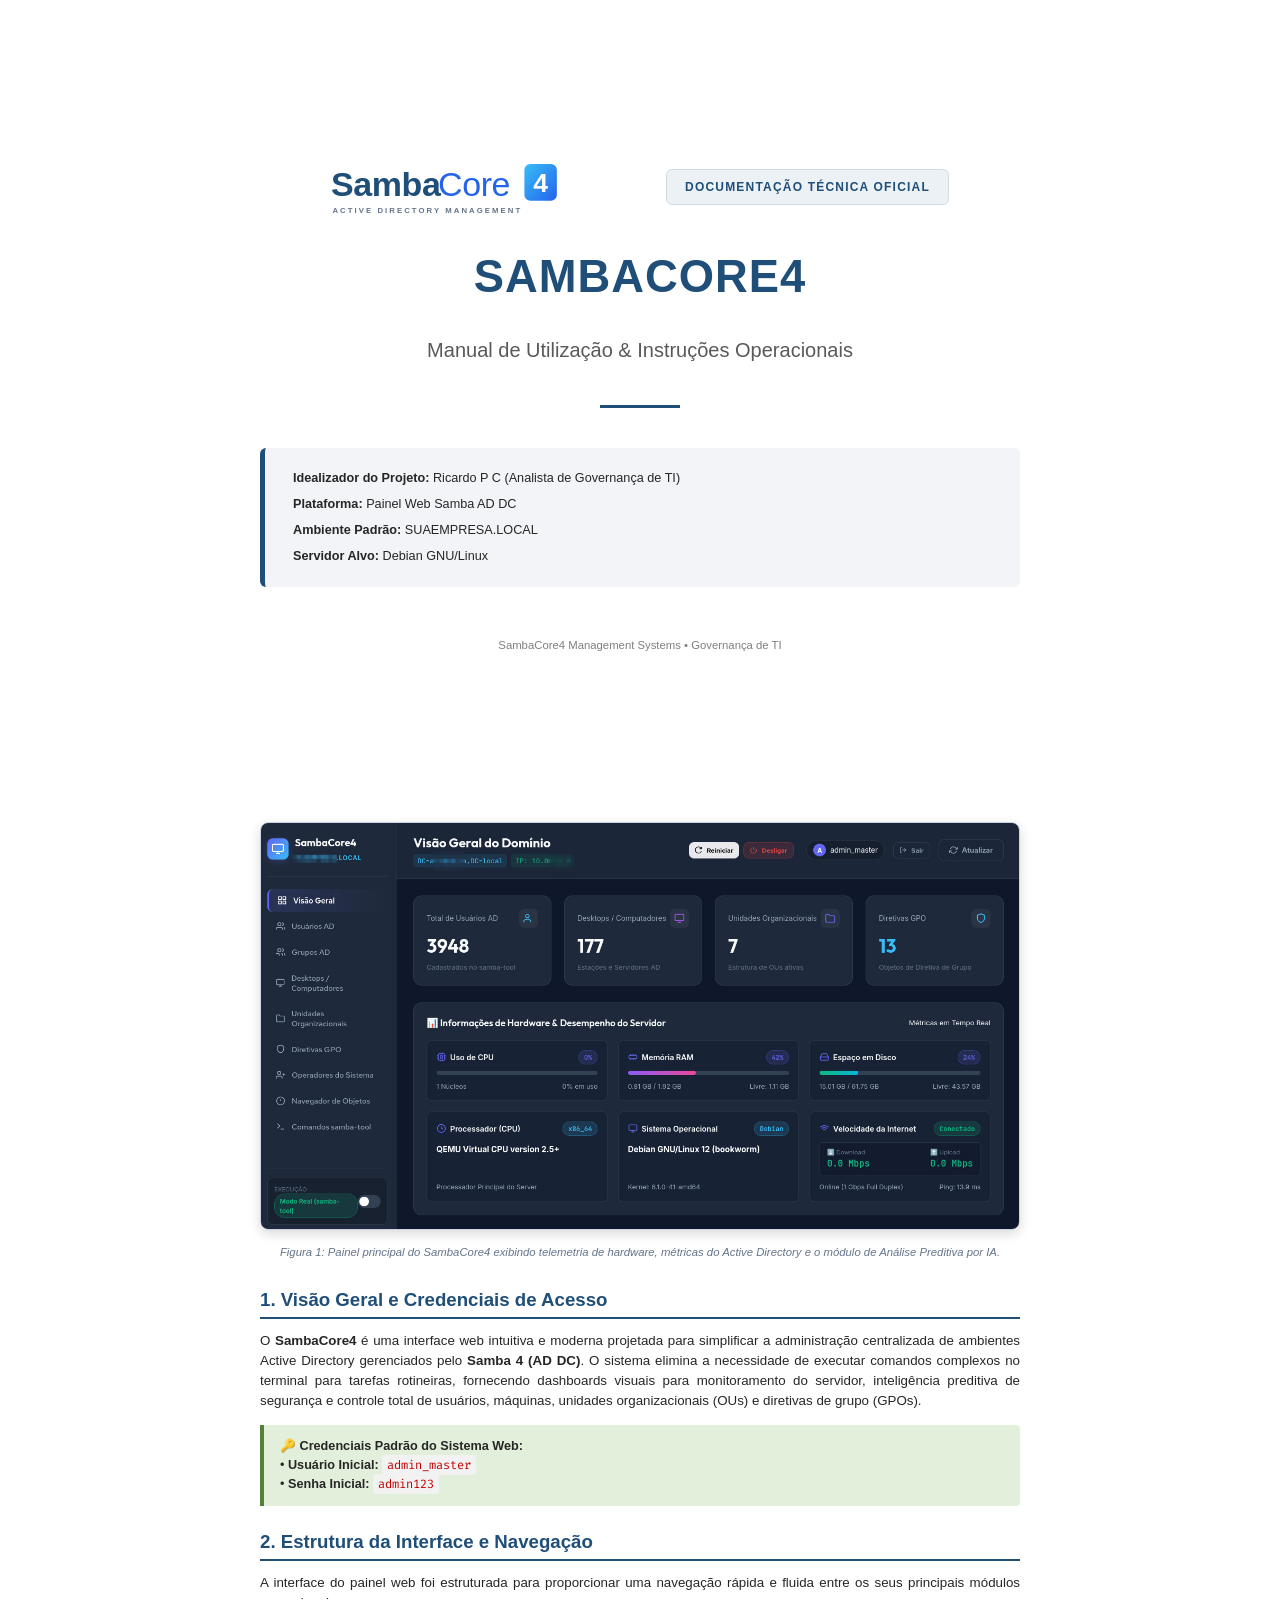
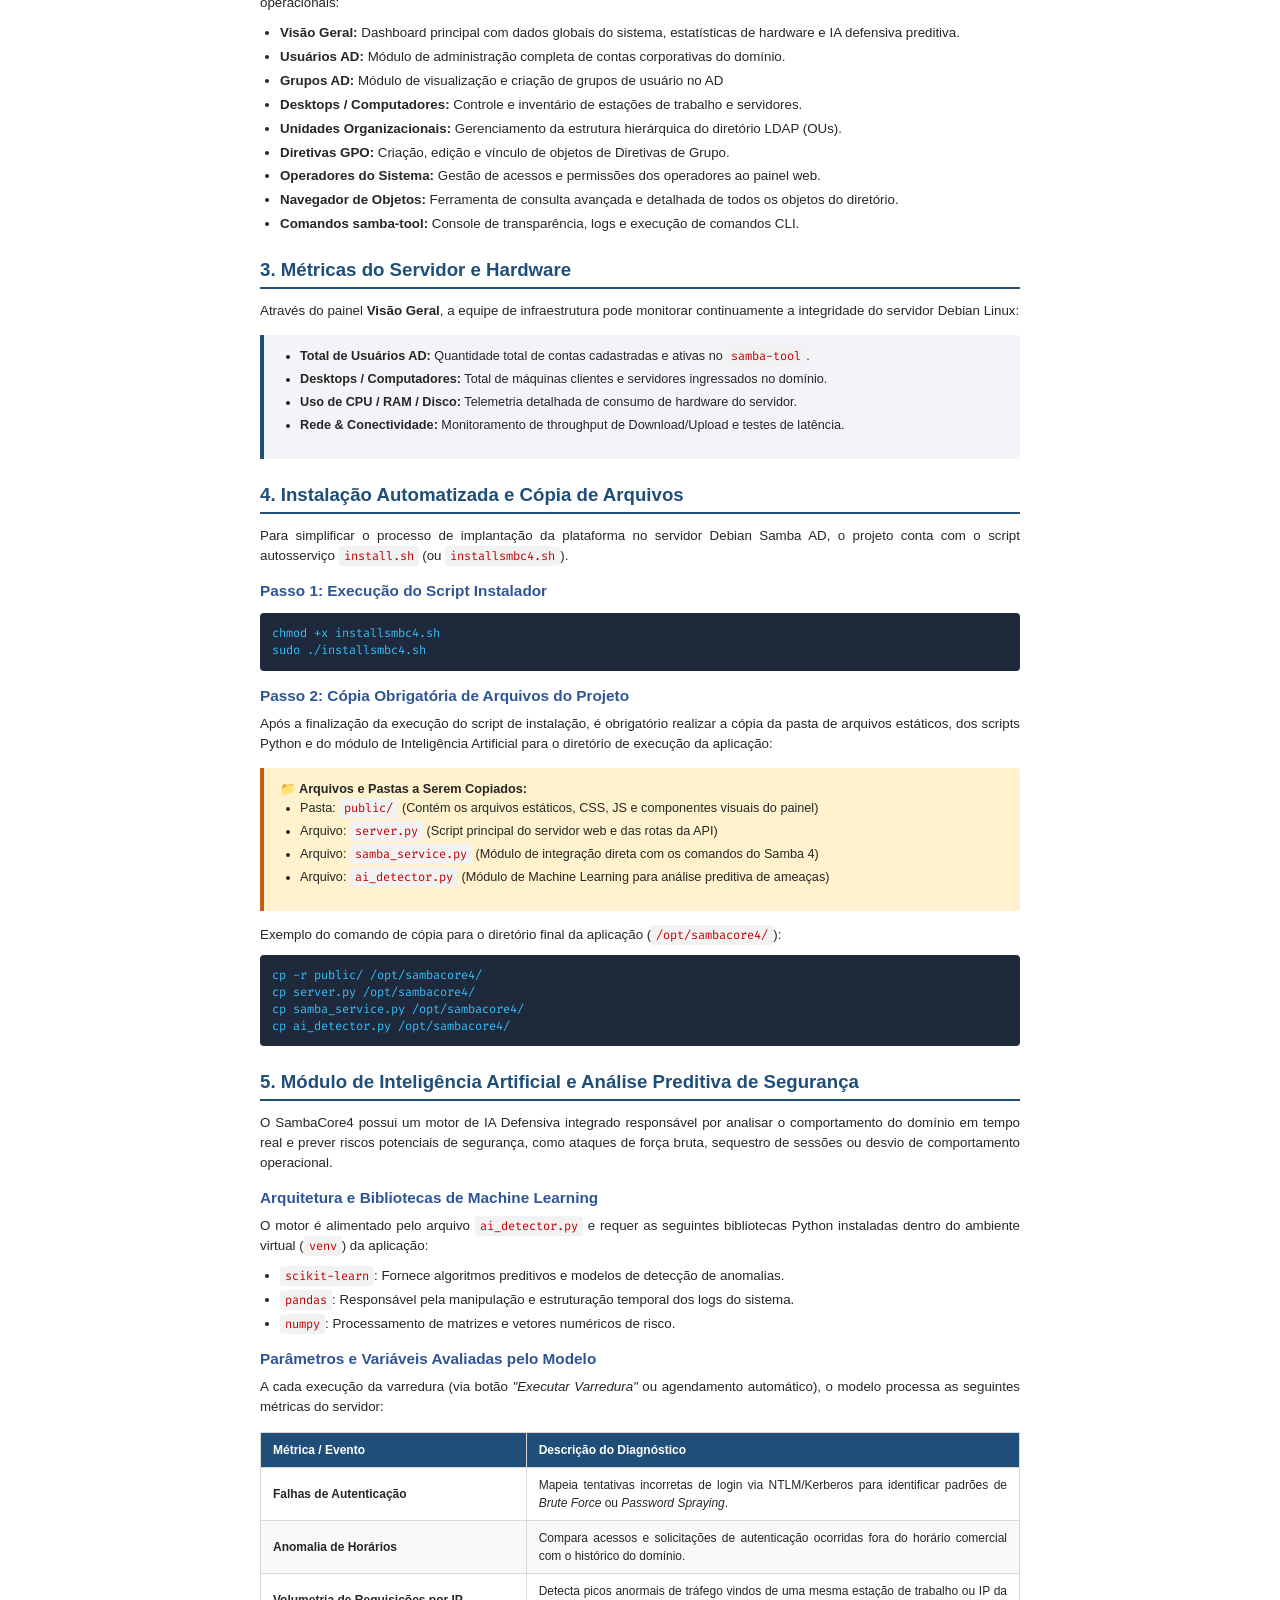
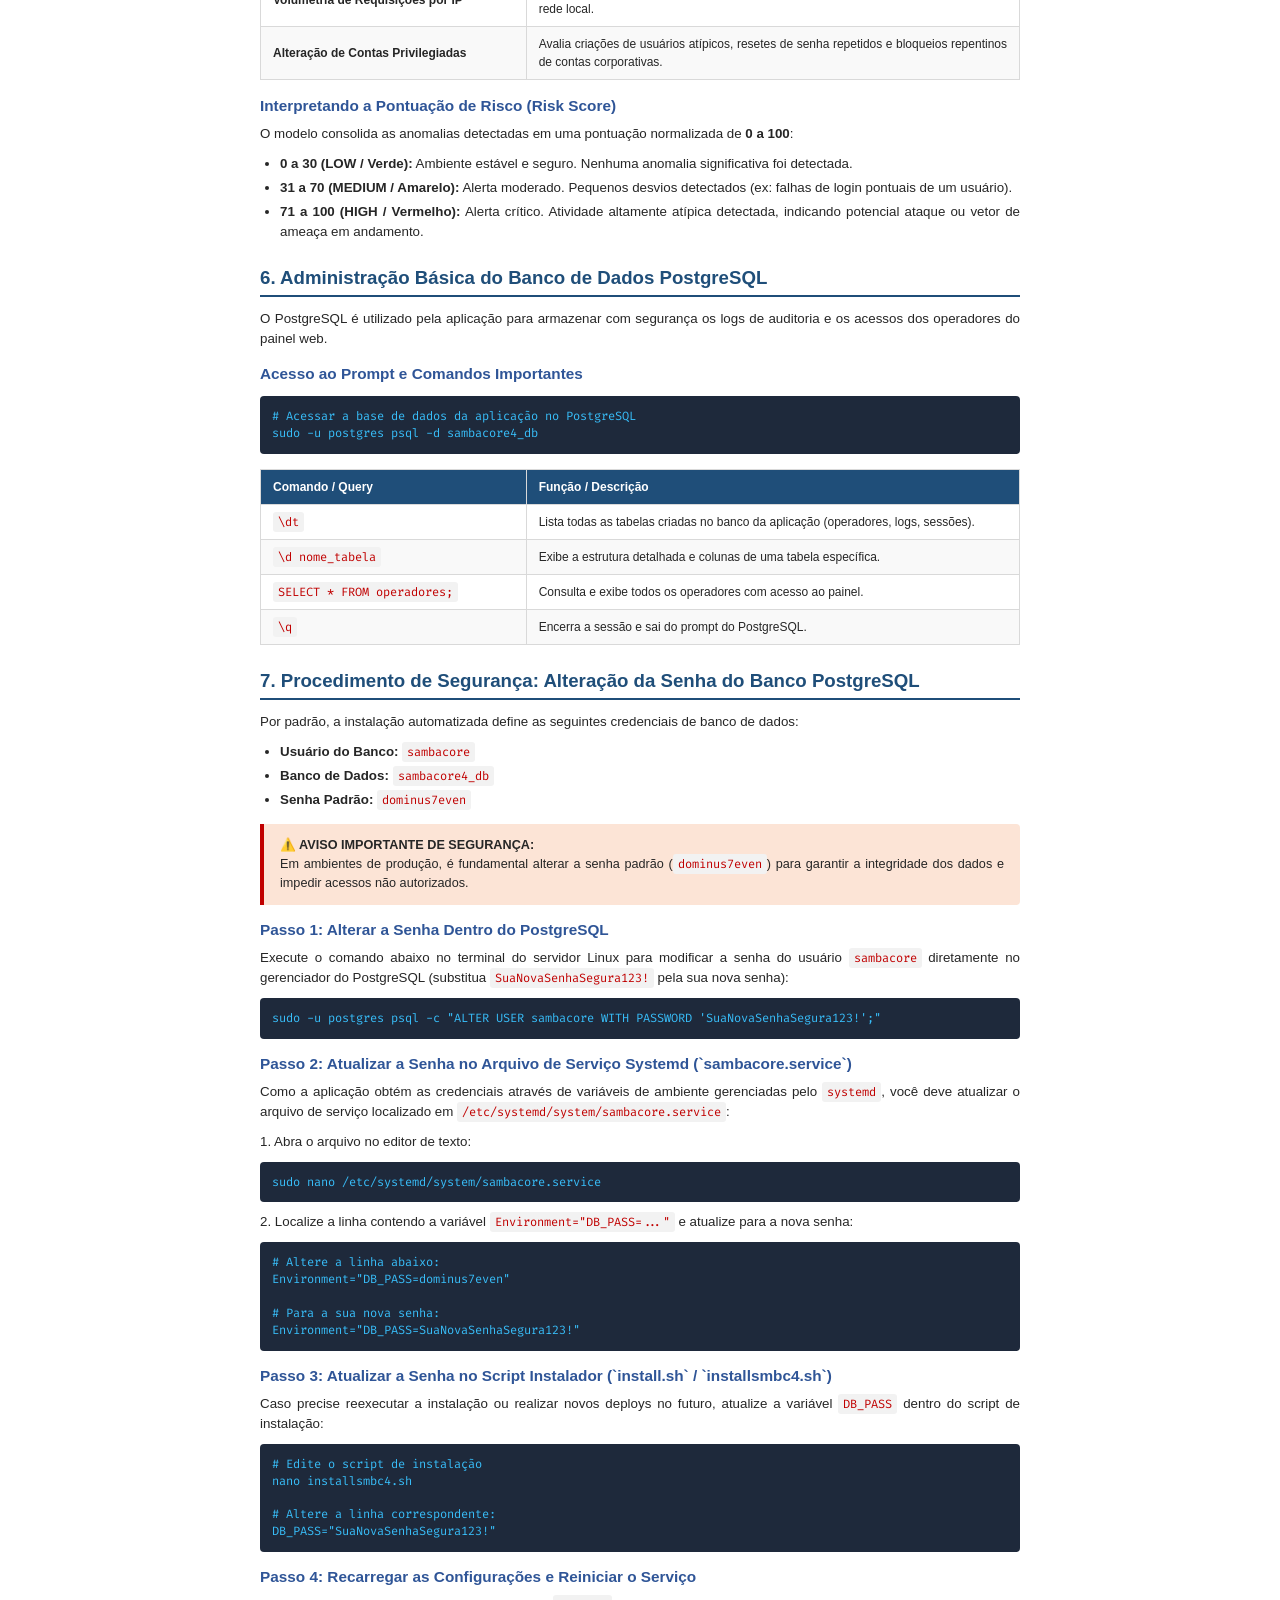
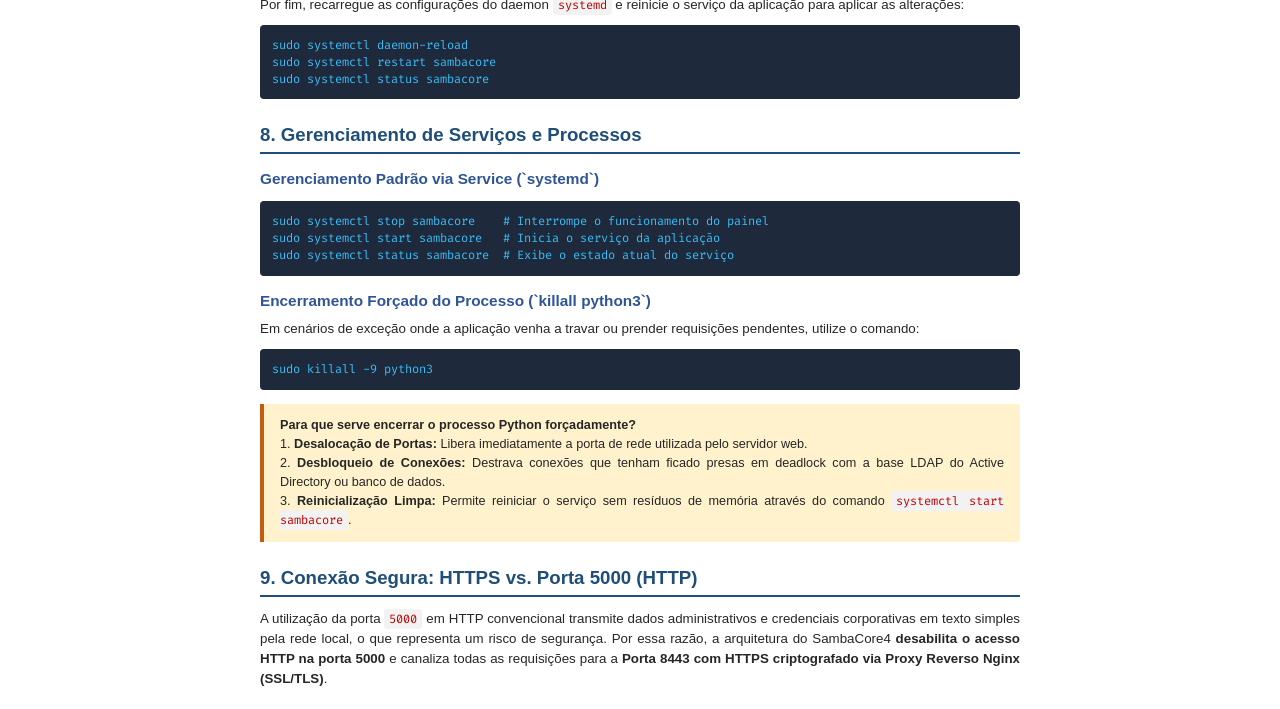
<file: public/docsambacore4.html>
<!DOCTYPE html>
<html lang="pt-BR">
<head>
    <meta charset="UTF-8">
    <title>Manual do Usuário - SambaCore4</title>
    <style>
        @import url('https://fonts.googleapis.com/css2?family=Calibri:wght@400;700&family=Fira+Code:wght@400;600&display=swap');

        @page {
            size: A4;
            margin: 20mm 15mm 20mm 15mm;
            @bottom-center {
                content: "Página " counter(page);
                font-family: 'Calibri', sans-serif;
                font-size: 9pt;
                color: #666;
            }
        }

        :root {
            --primary: #1F4E79;       /* Azul Executivo */
            --secondary: #2F5597;
            --text: #262626;
            --bg-light: #F2F4F7;
            --border: #D9D9D9;
            --code-bg: #1E293B;
        }

        * {
            box-sizing: border-box;
            margin: 0;
            padding: 0;
        }

        body {
            font-family: 'Calibri', 'Segoe UI', sans-serif;
            color: var(--text);
            line-height: 1.5;
            font-size: 10pt;
            background: #fff;
        }

        .page-break {
            page-break-after: always;
        }

        /* --- CONTAINER CENTRALIZADOR DO DOCUMENTO --- */
        .document-container {
            max-width: 780px;
            margin: 0 auto;
            padding: 10px;
        }

        /* --- CAPA CENTRALIZADA --- */
        .cover {
            height: 88vh;
            display: flex;
            flex-direction: column;
            justify-content: center;
            align-items: center;
            text-align: center;
        }

        /* CABEÇALHO LADO A LADO: LOGO À ESQUERDA, DOCUMENTAÇÃO À DIREITA (CENTRALIZADO NO MEIO) */
        .cover-header-row {
            display: flex;
            align-items: center;
            justify-content: center;
            gap: 25px;
            width: 100%;
            margin-bottom: 35px;
        }

        /* LOGO À ESQUERDA */
        .cover-logo {
            width: 310px;
            height: auto;
            display: block;
        }

        /* BADGE À DIREITA */
        .cover-badge {
            background: #EBF1F5;
            color: var(--primary);
            padding: 8px 18px;
            border-radius: 6px;
            font-weight: bold;
            font-size: 9pt;
            text-transform: uppercase;
            letter-spacing: 1.2px;
            border: 1px solid #D0DCE5;
            white-space: nowrap;
            display: inline-block;
        }

        .cover h1 {
            font-size: 34pt;
            font-weight: 700;
            color: var(--primary);
            line-height: 1.1;
            margin-bottom: 12px;
            text-transform: uppercase;
            letter-spacing: 1px;
        }

        .cover h2 {
            font-size: 15pt;
            font-weight: 400;
            color: #595959;
            margin-bottom: 40px;
            border: none;
            padding: 0;
        }

        .cover-divider {
            width: 80px;
            height: 3px;
            background-color: var(--primary);
            margin: 0 auto 40px auto;
        }

        .cover-meta-box {
            width: 100%;
            background: var(--bg-light);
            padding: 22px 28px;
            border-radius: 6px;
            border-left: 5px solid var(--primary);
            text-align: left;
            font-size: 9.5pt;
        }

        .cover-meta-item {
            margin-bottom: 8px;
            line-height: 1.4;
        }

        .cover-meta-item:last-child {
            margin-bottom: 0;
        }

        .cover-footer {
            margin-top: 50px;
            font-size: 8.5pt;
            color: #7F7F7F;
            text-align: center;
        }

        /* --- CONTEÚDO JUSTIFICADO --- */
        h2 {
            font-size: 14pt;
            color: var(--primary);
            border-bottom: 1.5pt solid var(--primary);
            padding-bottom: 3px;
            margin-top: 22px;
            margin-bottom: 12px;
            text-align: left;
        }

        h3 {
            font-size: 11.5pt;
            color: var(--secondary);
            margin-top: 14px;
            margin-bottom: 6px;
            text-align: left;
        }

        p {
            margin-bottom: 10px;
            text-align: justify;
            text-justify: inter-word;
        }

        ul, ol {
            margin-left: 20px;
            margin-bottom: 12px;
            text-align: justify;
        }

        li {
            margin-bottom: 4px;
        }

        /* --- ESTILIZAÇÃO DA IMAGEM DO DASHBOARD --- */
        .dashboard-preview {
            text-align: center;
            margin: 20px 0 25px 0;
        }

        .dashboard-preview img {
            width: 100%;
            max-width: 100%;
            height: auto;
            border-radius: 8px;
            border: 1px solid #CBD5E1;
            box-shadow: 0 4px 12px rgba(0, 0, 0, 0.15);
        }

        .dashboard-preview figcaption {
            font-size: 8.5pt;
            color: #64748B;
            margin-top: 8px;
            font-style: italic;
        }

        /* --- BOXES E DESTAQUES --- */
        .callout {
            background: var(--bg-light);
            border-left: 4px solid var(--primary);
            padding: 12px 16px;
            border-radius: 0 4px 4px 0;
            margin: 14px 0;
            font-size: 9.5pt;
            text-align: justify;
        }

        .callout.warning {
            border-left-color: #C55A11;
            background: #FFF2CC;
        }

        .callout.danger {
            border-left-color: #C00000;
            background: #FCE4D6;
        }

        .callout.success {
            border-left-color: #548235;
            background: #E2EFDA;
        }

        /* --- CÓDIGOS E TERMINAL --- */
        pre, code {
            font-family: 'Fira Code', 'Consolas', monospace;
        }

        pre {
            background: var(--code-bg);
            color: #38BDF8;
            padding: 12px;
            border-radius: 4px;
            font-size: 8.5pt;
            overflow-x: auto;
            margin: 10px 0;
            line-height: 1.4;
            text-align: left;
        }

        code {
            background: #F2F2F2;
            color: #C00000;
            padding: 2px 5px;
            border-radius: 3px;
            font-size: 9pt;
        }

        pre code {
            background: transparent;
            color: inherit;
            padding: 0;
        }

        /* --- TABELAS --- */
        table {
            width: 100%;
            border-collapse: collapse;
            margin: 15px 0;
            font-size: 9pt;
        }

        th, td {
            padding: 8px 12px;
            border: 1px solid var(--border);
        }

        th {
            background: var(--primary);
            color: #fff;
            font-weight: bold;
            text-align: left;
        }

        td {
            text-align: justify;
        }

        tr:nth-child(even) {
            background: #F9F9F9;
        }
    </style>
</head>
<body>

    <div class="document-container">

        <!-- CAPA CENTRALIZADA -->
        <div class="cover page-break">
            
            <!-- LINHA CENTRALIZADA: LOGO À ESQUERDA + DOCUMENTAÇÃO TÉCNICA À DIREITA -->
            <div class="cover-header-row">
                <img src="logo.svg" alt="SambaCore4 Logo" class="cover-logo">
                <span class="cover-badge">Documentação Técnica Oficial</span>
            </div>

            <h1>SambaCore4</h1>
            <h2>Manual de Utilização & Instruções Operacionais</h2>
            
            <div class="cover-divider"></div>

            <div class="cover-meta-box">
                <div class="cover-meta-item"><strong>Idealizador do Projeto:</strong> Ricardo P C (Analista de Governança de TI)</div>
                <div class="cover-meta-item"><strong>Plataforma:</strong> Painel Web Samba AD DC</div>
                <div class="cover-meta-item"><strong>Ambiente Padrão:</strong> SUAEMPRESA.LOCAL</div>
                <div class="cover-meta-item"><strong>Servidor Alvo:</strong> Debian GNU/Linux</div>
            </div>

            <div class="cover-footer">
                SambaCore4 Management Systems &bull; Governança de TI
            </div>
        </div>

        <!-- VISUALIZAÇÃO DO DASHBOARD (ANTES DA SEÇÃO 1) -->
        <figure class="dashboard-preview">
            <img src="dashboard.png" alt="Interface Principal do SambaCore4 - Visão Geral do Domínio">
            <figcaption>Figura 1: Painel principal do SambaCore4 exibindo telemetria de hardware, métricas do Active Directory e o módulo de Análise Preditiva por IA.</figcaption>
        </figure>

        <!-- CONTEÚDO PRINCIPAL -->

        <h2>1. Visão Geral e Credenciais de Acesso</h2>
        <p>O <strong>SambaCore4</strong> é uma interface web intuitiva e moderna projetada para simplificar a administração centralizada de ambientes Active Directory gerenciados pelo <strong>Samba 4 (AD DC)</strong>. O sistema elimina a necessidade de executar comandos complexos no terminal para tarefas rotineiras, fornecendo dashboards visuais para monitoramento do servidor, inteligência preditiva de segurança e controle total de usuários, máquinas, unidades organizacionais (OUs) e diretivas de grupo (GPOs).</p>
        
        <div class="callout success">
            <strong>🔑 Credenciais Padrão do Sistema Web:</strong><br>
            &bull; <strong>Usuário Inicial:</strong> <code>admin_master</code><br>
            &bull; <strong>Senha Inicial:</strong> <code>admin123</code>
        </div>

        <h2>2. Estrutura da Interface e Navegação</h2>
        <p>A interface do painel web foi estruturada para proporcionar uma navegação rápida e fluida entre os seus principais módulos operacionais:</p>
        <ul>
            <li><strong>Visão Geral:</strong> Dashboard principal com dados globais do sistema, estatísticas de hardware e IA defensiva preditiva.</li>
            <li><strong>Usuários AD:</strong> Módulo de administração completa de contas corporativas do domínio.</li>
            
            <li><strong>Grupos AD:</strong> Módulo de visualização e criação de grupos de usuário no AD</li>
            <li><strong>Desktops / Computadores:</strong> Controle e inventário de estações de trabalho e servidores.</li>
            <li><strong>Unidades Organizacionais:</strong> Gerenciamento da estrutura hierárquica do diretório LDAP (OUs).</li>
            <li><strong>Diretivas GPO:</strong> Criação, edição e vínculo de objetos de Diretivas de Grupo.</li>
            <li><strong>Operadores do Sistema:</strong> Gestão de acessos e permissões dos operadores ao painel web.</li>
            <li><strong>Navegador de Objetos:</strong> Ferramenta de consulta avançada e detalhada de todos os objetos do diretório.</li>
            <li><strong>Comandos samba-tool:</strong> Console de transparência, logs e execução de comandos CLI.</li>
        </ul>

        <h2>3. Métricas do Servidor e Hardware</h2>
        <p>Através do painel <strong>Visão Geral</strong>, a equipe de infraestrutura pode monitorar continuamente a integridade do servidor Debian Linux:</p>
        <div class="callout">
            <ul>
                <li><strong>Total de Usuários AD:</strong> Quantidade total de contas cadastradas e ativas no <code>samba-tool</code>.</li>
                <li><strong>Desktops / Computadores:</strong> Total de máquinas clientes e servidores ingressados no domínio.</li>
                <li><strong>Uso de CPU / RAM / Disco:</strong> Telemetria detalhada de consumo de hardware do servidor.</li>
                <li><strong>Rede & Conectividade:</strong> Monitoramento de throughput de Download/Upload e testes de latência.</li>
            </ul>
        </div>

        <h2>4. Instalação Automatizada e Cópia de Arquivos</h2>
        <p>Para simplificar o processo de implantação da plataforma no servidor Debian Samba AD, o projeto conta com o script autosserviço <code>install.sh</code> (ou <code>installsmbc4.sh</code>).</p>

        <h3>Passo 1: Execução do Script Instalador</h3>
        <pre><code>chmod +x installsmbc4.sh
sudo ./installsmbc4.sh</code></pre>

        <h3>Passo 2: Cópia Obrigatória de Arquivos do Projeto</h3>
        <p>Após a finalização da execução do script de instalação, é obrigatório realizar a cópia da pasta de arquivos estáticos, dos scripts Python e do módulo de Inteligência Artificial para o diretório de execução da aplicação:</p>

        <div class="callout warning">
            <strong>📁 Arquivos e Pastas a Serem Copiados:</strong>
            <ul>
                <li>Pasta: <code>public/</code> (Contém os arquivos estáticos, CSS, JS e componentes visuais do painel)</li>
                <li>Arquivo: <code>server.py</code> (Script principal do servidor web e das rotas da API)</li>
                <li>Arquivo: <code>samba_service.py</code> (Módulo de integração direta com os comandos do Samba 4)</li>
                <li>Arquivo: <code>ai_detector.py</code> (Módulo de Machine Learning para análise preditiva de ameaças)</li>
            </ul>
        </div>

        <p>Exemplo do comando de cópia para o diretório final da aplicação (<code>/opt/sambacore4/</code>):</p>
        <pre><code>cp -r public/ /opt/sambacore4/
cp server.py /opt/sambacore4/
cp samba_service.py /opt/sambacore4/
cp ai_detector.py /opt/sambacore4/</code></pre>

        <div class="page-break"></div>

        <!-- SEÇÃO NOVA: MÓDULO DE INTELIGÊNCIA ARTIFICIAL -->
        <h2>5. Módulo de Inteligência Artificial e Análise Preditiva de Segurança</h2>
        <p>O SambaCore4 possui um motor de IA Defensiva integrado responsável por analisar o comportamento do domínio em tempo real e prever riscos potenciais de segurança, como ataques de força bruta, sequestro de sessões ou desvio de comportamento operacional.</p>

        <h3>Arquitetura e Bibliotecas de Machine Learning</h3>
        <p>O motor é alimentado pelo arquivo <code>ai_detector.py</code> e requer as seguintes bibliotecas Python instaladas dentro do ambiente virtual (<code>venv</code>) da aplicação:</p>
        <ul>
            <li><code>scikit-learn</code>: Fornece algoritmos preditivos e modelos de detecção de anomalias.</li>
            <li><code>pandas</code>: Responsável pela manipulação e estruturação temporal dos logs do sistema.</li>
            <li><code>numpy</code>: Processamento de matrizes e vetores numéricos de risco.</li>
        </ul>

        <h3>Parâmetros e Variáveis Avaliadas pelo Modelo</h3>
        <p>A cada execução da varredura (via botão <em>"Executar Varredura"</em> ou agendamento automático), o modelo processa as seguintes métricas do servidor:</p>
        <table>
            <thead>
                <tr>
                    <th style="width: 35%;">Métrica / Evento</th>
                    <th style="width: 65%;">Descrição do Diagnóstico</th>
                </tr>
            </thead>
            <tbody>
                <tr>
                    <td><strong>Falhas de Autenticação</strong></td>
                    <td>Mapeia tentativas incorretas de login via NTLM/Kerberos para identificar padrões de <em>Brute Force</em> ou <em>Password Spraying</em>.</td>
                </tr>
                <tr>
                    <td><strong>Anomalia de Horários</strong></td>
                    <td>Compara acessos e solicitações de autenticação ocorridas fora do horário comercial com o histórico do domínio.</td>
                </tr>
                <tr>
                    <td><strong>Volumetria de Requisições por IP</strong></td>
                    <td>Detecta picos anormais de tráfego vindos de uma mesma estação de trabalho ou IP da rede local.</td>
                </tr>
                <tr>
                    <td><strong>Alteração de Contas Privilegiadas</strong></td>
                    <td>Avalia criações de usuários atípicos, resetes de senha repetidos e bloqueios repentinos de contas corporativas.</td>
                </tr>
            </tbody>
        </table>

        <h3>Interpretando a Pontuação de Risco (Risk Score)</h3>
        <p>O modelo consolida as anomalias detectadas em uma pontuação normalizada de <strong>0 a 100</strong>:</p>
        <ul>
            <li><strong>0 a 30 (LOW / Verde):</strong> Ambiente estável e seguro. Nenhuma anomalia significativa foi detectada.</li>
            <li><strong>31 a 70 (MEDIUM / Amarelo):</strong> Alerta moderado. Pequenos desvios detectados (ex: falhas de login pontuais de um usuário).</li>
            <li><strong>71 a 100 (HIGH / Vermelho):</strong> Alerta crítico. Atividade altamente atípica detectada, indicando potencial ataque ou vetor de ameaça em andamento.</li>
        </ul>

        <h2>6. Administração Básica do Banco de Dados PostgreSQL</h2>
        <p>O PostgreSQL é utilizado pela aplicação para armazenar com segurança os logs de auditoria e os acessos dos operadores do painel web.</p>

        <h3>Acesso ao Prompt e Comandos Importantes</h3>
        <pre><code># Acessar a base de dados da aplicação no PostgreSQL
sudo -u postgres psql -d sambacore4_db</code></pre>

        <table>
            <thead>
                <tr>
                    <th style="width: 35%;">Comando / Query</th>
                    <th style="width: 65%;">Função / Descrição</th>
                </tr>
            </thead>
            <tbody>
                <tr>
                    <td><code>\dt</code></td>
                    <td>Lista todas as tabelas criadas no banco da aplicação (operadores, logs, sessões).</td>
                </tr>
                <tr>
                    <td><code>\d nome_tabela</code></td>
                    <td>Exibe a estrutura detalhada e colunas de uma tabela específica.</td>
                </tr>
                <tr>
                    <td><code>SELECT * FROM operadores;</code></td>
                    <td>Consulta e exibe todos os operadores com acesso ao painel.</td>
                </tr>
                <tr>
                    <td><code>\q</code></td>
                    <td>Encerra a sessão e sai do prompt do PostgreSQL.</td>
                </tr>
            </tbody>
        </table>

        <!-- SEÇÃO CRÍTICA: ALTERAÇÃO DA SENHA DO BANCO -->
        <h2>7. Procedimento de Segurança: Alteração da Senha do Banco PostgreSQL</h2>
        <p>Por padrão, a instalação automatizada define as seguintes credenciais de banco de dados:</p>
        <ul>
            <li><strong>Usuário do Banco:</strong> <code>sambacore</code></li>
            <li><strong>Banco de Dados:</strong> <code>sambacore4_db</code></li>
            <li><strong>Senha Padrão:</strong> <code>dominus7even</code></li>
        </ul>

        <div class="callout danger">
            <strong>⚠️ AVISO IMPORTANTE DE SEGURANÇA:</strong><br>
            Em ambientes de produção, é fundamental alterar a senha padrão (<code>dominus7even</code>) para garantir a integridade dos dados e impedir acessos não autorizados.
        </div>

        <h3>Passo 1: Alterar a Senha Dentro do PostgreSQL</h3>
        <p>Execute o comando abaixo no terminal do servidor Linux para modificar a senha do usuário <code>sambacore</code> diretamente no gerenciador do PostgreSQL (substitua <code>SuaNovaSenhaSegura123!</code> pela sua nova senha):</p>
        <pre><code>sudo -u postgres psql -c "ALTER USER sambacore WITH PASSWORD 'SuaNovaSenhaSegura123!';"</code></pre>

        <h3>Passo 2: Atualizar a Senha no Arquivo de Serviço Systemd (`sambacore.service`)</h3>
        <p>Como a aplicação obtém as credenciais através de variáveis de ambiente gerenciadas pelo <code>systemd</code>, você deve atualizar o arquivo de serviço localizado em <code>/etc/systemd/system/sambacore.service</code>:</p>

        <p>1. Abra o arquivo no editor de texto:</p>
        <pre><code>sudo nano /etc/systemd/system/sambacore.service</code></pre>

        <p>2. Localize a linha contendo a variável <code>Environment="DB_PASS=..."</code> e atualize para a nova senha:</p>
        <pre><code># Altere a linha abaixo:
Environment="DB_PASS=dominus7even"

# Para a sua nova senha:
Environment="DB_PASS=SuaNovaSenhaSegura123!"</code></pre>

        <h3>Passo 3: Atualizar a Senha no Script Instalador (`install.sh` / `installsmbc4.sh`)</h3>
        <p>Caso precise reexecutar a instalação ou realizar novos deploys no futuro, atualize a variável <code>DB_PASS</code> dentro do script de instalação:</p>
        <pre><code># Edite o script de instalação
nano installsmbc4.sh

# Altere a linha correspondente:
DB_PASS="SuaNovaSenhaSegura123!"</code></pre>

        <h3>Passo 4: Recarregar as Configurações e Reiniciar o Serviço</h3>
        <p>Por fim, recarregue as configurações do daemon <code>systemd</code> e reinicie o serviço da aplicação para aplicar as alterações:</p>
        <pre><code>sudo systemctl daemon-reload
sudo systemctl restart sambacore
sudo systemctl status sambacore</code></pre>

        <div class="page-break"></div>

        <h2>8. Gerenciamento de Serviços e Processos</h2>

        <h3>Gerenciamento Padrão via Service (`systemd`)</h3>
        <pre><code>sudo systemctl stop sambacore    # Interrompe o funcionamento do painel
sudo systemctl start sambacore   # Inicia o serviço da aplicação
sudo systemctl status sambacore  # Exibe o estado atual do serviço</code></pre>

        <h3>Encerramento Forçado do Processo (`killall python3`)</h3>
        <p>Em cenários de exceção onde a aplicação venha a travar ou prender requisições pendentes, utilize o comando:</p>
        <pre><code>sudo killall -9 python3</code></pre>

        <div class="callout warning">
            <strong>Para que serve encerrar o processo Python forçadamente?</strong><br>
            1. <strong>Desalocação de Portas:</strong> Libera imediatamente a porta de rede utilizada pelo servidor web.<br>
            2. <strong>Desbloqueio de Conexões:</strong> Destrava conexões que tenham ficado presas em deadlock com a base LDAP do Active Directory ou banco de dados.<br>
            3. <strong>Reinicialização Limpa:</strong> Permite reiniciar o serviço sem resíduos de memória através do comando <code>systemctl start sambacore</code>.
        </div>

        <h2>9. Conexão Segura: HTTPS vs. Porta 5000 (HTTP)</h2>
        <p>A utilização da porta <code>5000</code> em HTTP convencional transmite dados administrativos e credenciais corporativas em texto simples pela rede local, o que representa um risco de segurança. Por essa razão, a arquitetura do SambaCore4 <strong>desabilita o acesso HTTP na porta 5000</strong> e canaliza todas as requisições para a <strong>Porta 8443 com HTTPS criptografado via Proxy Reverso Nginx (SSL/TLS)</strong>.</p>

    </div>

</body>
</html>
</file>
<file: public/css/style.css>
:root {
    --bg-base: #0f172a;
    --bg-surface: #1e293b;
    --bg-surface-elevated: #334155;
    --border-color: rgba(255, 255, 255, 0.1);
    --border-hover: rgba(99, 102, 241, 0.4);
    
    --text-primary: #f8fafc;
    --text-secondary: #94a3b8;
    --text-muted: #64748b;
    
    --primary: #6366f1;
    --primary-hover: #4f46e5;
    --primary-glow: rgba(99, 102, 241, 0.25);
    
    --accent: #38bdf8;
    --success: #10b981;
    --warning: #f59e0b;
    --danger: #ef4444;

    --radius-sm: 6px;
    --radius-md: 10px;
    --radius-lg: 16px;
    --shadow: 0 10px 25px -5px rgba(0, 0, 0, 0.4);
    --font-main: 'Inter', system-ui, sans-serif;
    --font-heading: 'Outfit', sans-serif;
    --font-mono: 'JetBrains Mono', monospace;
}

* {
    margin: 0;
    padding: 0;
    box-sizing: border-box;
}

body {
    font-family: var(--font-main);
    background-color: var(--bg-base);
    color: var(--text-primary);
    line-height: 1.5;
    overflow-x: hidden;
}

/* Auth Login Overlay */
.auth-backdrop {
    position: fixed;
    top: 0; left: 0; right: 0; bottom: 0;
    background: radial-gradient(circle at center, #1e293b 0%, #0f172a 100%);
    display: flex;
    align-items: center;
    justify-content: center;
    z-index: 2000;
}

.auth-backdrop.hidden {
    display: none !important;
}

.auth-card {
    background-color: var(--bg-surface);
    border: 1px solid var(--border-color);
    border-radius: var(--radius-lg);
    width: 100%;
    max-width: 440px;
    padding: 2.25rem;
    box-shadow: 0 20px 40px rgba(0, 0, 0, 0.6);
    display: flex;
    flex-direction: column;
    gap: 1.25rem;
}

.auth-header {
    text-align: center;
    display: flex;
    flex-direction: column;
    align-items: center;
    gap: 0.5rem;
}

.auth-logo {
    width: 56px;
    height: 56px;
    background: linear-gradient(135deg, var(--primary), var(--accent));
    border-radius: var(--radius-md);
    display: flex;
    align-items: center;
    justify-content: center;
    color: #fff;
    box-shadow: 0 8px 20px var(--primary-glow);
    margin-bottom: 0.25rem;
}

.auth-header h2 {
    font-family: var(--font-heading);
    font-size: 1.4rem;
    font-weight: 700;
}

.auth-subtitle {
    font-size: 0.825rem;
    color: var(--text-secondary);
}

.auth-hint {
    background: rgba(99, 102, 241, 0.1);
    border: 1px solid rgba(99, 102, 241, 0.2);
    border-radius: var(--radius-sm);
    padding: 0.6rem 0.85rem;
    font-size: 0.8rem;
    color: var(--accent);
}

.btn-block {
    width: 100%;
    padding: 0.8rem;
}

.btn-group {
    display: flex;
    gap: 0.5rem;
    flex-wrap: wrap;
}

/* App Container Layout */
.app-container {
    display: flex;
    min-height: 100vh;
    max-width: 100vw;
    overflow-x: hidden;
}

/* Sidebar */
.sidebar {
    width: 260px;
    background-color: var(--bg-surface);
    border-right: 1px solid var(--border-color);
    display: flex;
    flex-direction: column;
    padding: 1.5rem 1rem;
    position: fixed;
    height: 100vh;
    z-index: 100;
}

.brand {
    display: flex;
    align-items: center;
    gap: 0.75rem;
    padding-bottom: 1.5rem;
    margin-bottom: 1.5rem;
    border-bottom: 1px solid var(--border-color);
}

.logo-icon {
    width: 40px;
    height: 40px;
    background: linear-gradient(135deg, var(--primary), var(--accent));
    border-radius: var(--radius-md);
    display: flex;
    align-items: center;
    justify-content: center;
    color: #fff;
    box-shadow: 0 4px 12px var(--primary-glow);
}

.brand-text h2 {
    font-family: var(--font-heading);
    font-size: 1.2rem;
    font-weight: 700;
    color: var(--text-primary);
}

.brand-text span {
    font-size: 0.75rem;
    color: var(--accent);
    text-transform: uppercase;
    letter-spacing: 0.05em;
    font-weight: 600;
}

.nav-menu {
    display: flex;
    flex-direction: column;
    gap: 0.35rem;
    flex: 1;
}

.nav-item {
    display: flex;
    align-items: center;
    gap: 0.75rem;
    padding: 0.75rem 1rem;
    background: transparent;
    border: none;
    border-radius: var(--radius-md);
    color: var(--text-secondary);
    font-size: 0.9rem;
    font-weight: 500;
    cursor: pointer;
    transition: all 0.2s ease;
    text-align: left;
    width: 100%;
}

.nav-item:hover {
    background-color: rgba(255, 255, 255, 0.05);
    color: var(--text-primary);
}

.nav-item.active {
    background: linear-gradient(90deg, rgba(99, 102, 241, 0.15), transparent);
    border-left: 3px solid var(--primary);
    color: #fff;
    font-weight: 600;
}

.sidebar-footer {
    padding-top: 1rem;
    border-top: 1px solid var(--border-color);
}

.mode-toggle-card {
    background-color: rgba(0, 0, 0, 0.2);
    border: 1px solid var(--border-color);
    border-radius: var(--radius-md);
    padding: 0.75rem;
    display: flex;
    align-items: center;
    justify-content: space-between;
}

.mode-info {
    display: flex;
    flex-direction: column;
}

.mode-title {
    font-size: 0.7rem;
    color: var(--text-muted);
    text-transform: uppercase;
}

/* Switch Toggle */
.switch {
    position: relative;
    display: inline-block;
    width: 44px;
    height: 24px;
}

.switch input {
    opacity: 0;
    width: 0;
    height: 0;
}

.slider {
    position: absolute;
    cursor: pointer;
    top: 0; left: 0; right: 0; bottom: 0;
    background-color: var(--bg-surface-elevated);
    transition: .3s;
    border-radius: 24px;
}

.slider:before {
    position: absolute;
    content: "";
    height: 18px;
    width: 18px;
    left: 3px;
    bottom: 3px;
    background-color: white;
    transition: .3s;
    border-radius: 50%;
}

input:checked + .slider {
    background-color: var(--primary);
}

input:checked + .slider:before {
    transform: translateX(20px);
}

/* Main Content Area */
.main-content {
    margin-left: 260px;
    flex: 1;
    display: flex;
    flex-direction: column;
    min-height: 100vh;
    max-width: calc(100vw - 260px);
    overflow-x: hidden;
}

.top-header {
    background-color: rgba(30, 41, 59, 0.8);
    backdrop-filter: blur(12px);
    border-bottom: 1px solid var(--border-color);
    padding: 1.25rem 2rem;
    display: flex;
    align-items: center;
    justify-content: space-between;
    position: sticky;
    top: 0;
    z-index: 90;
}

.header-title h1 {
    font-family: var(--font-heading);
    font-size: 1.5rem;
    font-weight: 700;
}

.domain-info-group {
    display: flex;
    gap: 0.5rem;
    align-items: center;
    margin-top: 0.2rem;
}

.domain-dn {
    font-family: var(--font-mono);
    font-size: 0.8rem;
    color: var(--accent);
    background: rgba(56, 189, 248, 0.1);
    padding: 0.2rem 0.5rem;
    border-radius: var(--radius-sm);
}

.domain-ip {
    font-family: var(--font-mono);
    font-size: 0.8rem;
    color: var(--success);
    background: rgba(16, 185, 129, 0.1);
    padding: 0.2rem 0.5rem;
    border-radius: var(--radius-sm);
}

.header-actions {
    display: flex;
    align-items: center;
    gap: 1rem;
}

.user-profile-badge {
    display: flex;
    align-items: center;
    gap: 0.5rem;
    background: rgba(0, 0, 0, 0.2);
    border: 1px solid var(--border-color);
    padding: 0.35rem 0.75rem;
    border-radius: 20px;
    font-size: 0.85rem;
    color: var(--text-primary);
}

.avatar {
    width: 24px;
    height: 24px;
    border-radius: 50%;
    background: var(--primary);
    color: #fff;
    display: flex;
    align-items: center;
    justify-content: center;
    font-size: 0.75rem;
    font-weight: 700;
}

/* Content Body */
.content-body {
    padding: 2rem;
    flex: 1;
    max-width: 100%;
    overflow-x: hidden;
}

.tab-pane {
    display: none;
    animation: fadeIn 0.3s ease;
}

.tab-pane.active {
    display: block;
}

@keyframes fadeIn {
    from { opacity: 0; transform: translateY(6px); }
    to { opacity: 1; transform: translateY(0); }
}

/* Dashboard Stats Grid */
.stats-grid {
    display: grid;
    grid-template-columns: repeat(auto-fit, minmax(220px, 1fr));
    gap: 1.5rem;
    margin-bottom: 2rem;
}

.stat-card {
    background-color: var(--bg-surface);
    border: 1px solid var(--border-color);
    border-radius: var(--radius-lg);
    padding: 1.5rem;
    display: flex;
    flex-direction: column;
    transition: transform 0.2s ease, border-color 0.2s ease;
}

.stat-card:hover {
    border-color: var(--border-hover);
    transform: translateY(-2px);
}

.stat-header {
    display: flex;
    align-items: center;
    justify-content: space-between;
    color: var(--text-secondary);
    font-size: 0.85rem;
    margin-bottom: 0.5rem;
}

.stat-icon {
    width: 36px;
    height: 36px;
    border-radius: var(--radius-md);
    display: flex;
    align-items: center;
    justify-content: center;
    background: rgba(255, 255, 255, 0.05);
}

.users-icon { color: var(--accent); }
.comp-icon { color: #a855f7; }
.ou-icon { color: var(--primary); }
.gpo-icon { color: var(--accent); }

.stat-value {
    font-family: var(--font-heading);
    font-size: 2.2rem;
    font-weight: 700;
    margin-bottom: 0.25rem;
}

.stat-sub {
    font-size: 0.8rem;
    color: var(--text-muted);
}

/* Section Card */
.section-card {
    background-color: var(--bg-surface);
    border: 1px solid var(--border-color);
    border-radius: var(--radius-lg);
    padding: 1.5rem;
    margin-bottom: 2rem;
    max-width: 100%;
    overflow-x: hidden;
}

.section-header {
    margin-bottom: 1.25rem;
    display: flex;
    align-items: center;
    justify-content: space-between;
}

.section-header h3 {
    font-family: var(--font-heading);
    font-size: 1.1rem;
    font-weight: 600;
}

.quick-actions {
    display: grid;
    grid-template-columns: repeat(auto-fit, minmax(180px, 1fr));
    gap: 1rem;
}

.action-card {
    background: rgba(255, 255, 255, 0.03);
    border: 1px solid var(--border-color);
    border-radius: var(--radius-md);
    padding: 1.25rem;
    display: flex;
    align-items: center;
    gap: 1rem;
    color: var(--text-primary);
    cursor: pointer;
    transition: all 0.2s ease;
    text-align: left;
}

.action-card:hover {
    background: rgba(99, 102, 241, 0.1);
    border-color: var(--primary);
    transform: translateY(-2px);
}

.action-icon {
    width: 40px;
    height: 40px;
    border-radius: 50%;
    background: var(--primary);
    color: #fff;
    display: flex;
    align-items: center;
    justify-content: center;
    font-size: 1.2rem;
    font-weight: 700;
}

.action-text h4 {
    font-size: 0.95rem;
    font-weight: 600;
}

.action-text p {
    font-family: var(--font-mono);
    font-size: 0.75rem;
    color: var(--text-muted);
}

/* Table Toolbar */
.table-toolbar {
    display: flex;
    align-items: center;
    justify-content: space-between;
    gap: 1rem;
    margin-bottom: 1.25rem;
    flex-wrap: wrap;
}

.search-box {
    background-color: var(--bg-surface);
    border: 1px solid var(--border-color);
    border-radius: var(--radius-md);
    padding: 0.5rem 0.85rem;
    display: flex;
    align-items: center;
    gap: 0.5rem;
    min-width: 260px;
    flex: 1;
    max-width: 400px;
    color: var(--text-muted);
}

.search-box input {
    background: transparent;
    border: none;
    outline: none;
    color: var(--text-primary);
    font-size: 0.9rem;
    width: 100%;
}

/* Tables */
.card-table {
    background-color: var(--bg-surface);
    border: 1px solid var(--border-color);
    border-radius: var(--radius-lg);
    overflow-x: auto;
    width: 100%;
}

table {
    width: 100%;
    border-collapse: collapse;
    text-align: left;
    min-width: 600px;
}

th {
    background-color: rgba(0, 0, 0, 0.2);
    color: var(--text-secondary);
    font-size: 0.8rem;
    text-transform: uppercase;
    letter-spacing: 0.05em;
    padding: 0.85rem 1.25rem;
    border-bottom: 1px solid var(--border-color);
}

td {
    padding: 1rem 1.25rem;
    border-bottom: 1px solid var(--border-color);
    font-size: 0.9rem;
}

tr:last-child td {
    border-bottom: none;
}

tr:hover td {
    background-color: rgba(255, 255, 255, 0.02);
}

/* Badges */
.badge {
    display: inline-block;
    padding: 0.25rem 0.6rem;
    border-radius: 20px;
    font-size: 0.75rem;
    font-weight: 600;
}

.badge.mock {
    background: rgba(245, 158, 11, 0.15);
    color: var(--warning);
    border: 1px solid rgba(245, 158, 11, 0.3);
}

.badge.real {
    background: rgba(16, 185, 129, 0.15);
    color: var(--success);
    border: 1px solid rgba(16, 185, 129, 0.3);
}

.badge.system {
    background: rgba(148, 163, 184, 0.15);
    color: var(--text-secondary);
}

.badge.user-type {
    background: rgba(56, 189, 248, 0.15);
    color: var(--accent);
}

.badge.computer {
    background: rgba(168, 85, 247, 0.15);
    color: #c084fc;
    border: 1px solid rgba(168, 85, 247, 0.3);
}

.badge.gpo-badge {
    background: rgba(56, 189, 248, 0.15);
    color: var(--accent);
    border: 1px solid rgba(56, 189, 248, 0.3);
    word-break: break-all;
}

/* GPO Matrix Grid (Responsivo com Fix de Overflow) */
.gpo-ou-matrix-grid {
    display: grid;
    grid-template-columns: repeat(auto-fill, minmax(320px, 1fr));
    gap: 1.25rem;
    width: 100%;
}

.gpo-ou-card {
    background: rgba(255, 255, 255, 0.02);
    border: 1px solid var(--border-color);
    border-radius: var(--radius-md);
    padding: 1.25rem;
    display: flex;
    flex-direction: column;
    gap: 0.75rem;
    min-width: 0;
    overflow: hidden;
}

.gpo-ou-header {
    display: flex;
    align-items: center;
    gap: 0.5rem;
    font-weight: 600;
    color: var(--accent);
    font-family: var(--font-heading);
    border-bottom: 1px solid var(--border-color);
    padding-bottom: 0.5rem;
    word-break: break-all;
    min-width: 0;
}

.gpo-list-item {
    display: flex;
    align-items: center;
    justify-content: space-between;
    background: rgba(0, 0, 0, 0.25);
    padding: 0.65rem 0.85rem;
    border-radius: var(--radius-sm);
    font-size: 0.85rem;
    gap: 0.75rem;
    min-width: 0;
    overflow: hidden;
}

.gpo-info-text {
    flex: 1;
    min-width: 0;
    overflow: hidden;
}

.gpo-info-text strong {
    display: block;
    word-break: break-word;
}

.gpo-guid-code {
    font-family: var(--font-mono);
    font-size: 0.725rem;
    color: var(--text-muted);
    word-break: break-all;
}

/* OUs Grid */
.ous-grid {
    display: grid;
    grid-template-columns: repeat(auto-fill, minmax(280px, 1fr));
    gap: 1.25rem;
}

.ou-card {
    background-color: var(--bg-surface);
    border: 1px solid var(--border-color);
    border-radius: var(--radius-lg);
    padding: 1.25rem;
    display: flex;
    flex-direction: column;
    justify-content: space-between;
    transition: all 0.2s ease;
}

.ou-card:hover {
    border-color: var(--primary);
    transform: translateY(-2px);
}

.ou-card-header {
    display: flex;
    align-items: center;
    gap: 0.75rem;
    margin-bottom: 0.75rem;
}

.ou-icon-box {
    width: 38px;
    height: 38px;
    background: rgba(99, 102, 241, 0.15);
    color: var(--primary);
    border-radius: var(--radius-md);
    display: flex;
    align-items: center;
    justify-content: center;
}

.ou-card-title h4 {
    font-family: var(--font-heading);
    font-size: 1rem;
    font-weight: 600;
}

.ou-dn-code {
    font-family: var(--font-mono);
    font-size: 0.75rem;
    color: var(--text-muted);
    word-break: break-all;
    margin-bottom: 1rem;
}

.ou-card-actions {
    display: flex;
    gap: 0.5rem;
}

/* Buttons */
.btn {
    display: inline-flex;
    align-items: center;
    justify-content: center;
    gap: 0.5rem;
    padding: 0.6rem 1.2rem;
    border-radius: var(--radius-md);
    font-size: 0.875rem;
    font-weight: 600;
    cursor: pointer;
    transition: all 0.2s ease;
    border: none;
    white-space: nowrap;
}

.btn-primary {
    background-color: var(--primary);
    color: #fff;
    box-shadow: 0 4px 12px var(--primary-glow);
}

.btn-primary:hover {
    background-color: var(--primary-hover);
}

.btn-secondary {
    background-color: var(--bg-surface-elevated);
    color: var(--text-primary);
}

.btn-secondary:hover {
    background-color: #475569;
}

.btn-outline {
    background: transparent;
    border: 1px solid var(--border-color);
    color: var(--text-secondary);
}

.btn-outline:hover {
    border-color: var(--text-secondary);
    color: var(--text-primary);
}

.btn-danger {
    background-color: rgba(239, 68, 68, 0.15);
    color: var(--danger);
    border: 1px solid rgba(239, 68, 68, 0.3);
}

.btn-danger:hover {
    background-color: var(--danger);
    color: #fff;
}

.btn-sm {
    padding: 0.35rem 0.7rem;
    font-size: 0.775rem;
}

.table-actions {
    display: flex;
    gap: 0.35rem;
    align-items: center;
}

/* Terminal Box */
.terminal-box, .terminal-preview-container {
    background-color: #090d16;
    border: 1px solid var(--border-color);
    border-radius: var(--radius-md);
    font-family: var(--font-mono);
    padding: 1rem;
    overflow-x: auto;
    color: #a7f3d0;
}

.terminal-header {
    display: flex;
    align-items: center;
    justify-content: space-between;
    padding-bottom: 0.75rem;
    margin-bottom: 0.75rem;
    border-bottom: 1px solid rgba(255, 255, 255, 0.1);
}

.terminal-dots {
    display: flex;
    gap: 0.35rem;
}

.dot { width: 10px; height: 10px; border-radius: 50%; }
.dot.red { background: #ef4444; }
.dot.yellow { background: #f59e0b; }
.dot.green { background: #10b981; }

.terminal-title {
    font-size: 0.75rem;
    color: var(--text-muted);
}

/* Modals */
.modal-backdrop {
    position: fixed;
    top: 0; left: 0; right: 0; bottom: 0;
    background: rgba(0, 0, 0, 0.7);
    backdrop-filter: blur(6px);
    display: flex;
    align-items: center;
    justify-content: center;
    z-index: 1000;
    opacity: 0;
    pointer-events: none;
    transition: opacity 0.25s ease;
}

.modal-backdrop.active {
    opacity: 1;
    pointer-events: auto;
}

.modal-card {
    background-color: var(--bg-surface);
    border: 1px solid var(--border-color);
    border-radius: var(--radius-lg);
    width: 100%;
    max-width: 520px;
    box-shadow: var(--shadow);
    overflow: hidden;
}

.modal-header {
    padding: 1.25rem 1.5rem;
    border-bottom: 1px solid var(--border-color);
    display: flex;
    align-items: center;
    justify-content: space-between;
}

.modal-header h3 {
    font-family: var(--font-heading);
    font-size: 1.15rem;
    font-weight: 600;
}

.close-modal {
    background: none;
    border: none;
    color: var(--text-muted);
    font-size: 1.5rem;
    cursor: pointer;
}

.modal-body {
    padding: 1.5rem;
    display: flex;
    flex-direction: column;
    gap: 1rem;
}

.modal-footer {
    padding: 1rem 1.5rem;
    background-color: rgba(0, 0, 0, 0.2);
    border-top: 1px solid var(--border-color);
    display: flex;
    justify-content: flex-end;
    gap: 0.75rem;
}

/* Forms */
.form-group {
    display: flex;
    flex-direction: column;
    gap: 0.35rem;
}

.form-row {
    display: flex;
    gap: 1rem;
}

.form-group label {
    font-size: 0.825rem;
    font-weight: 500;
    color: var(--text-secondary);
}

.form-control {
    background-color: var(--bg-base);
    border: 1px solid var(--border-color);
    border-radius: var(--radius-sm);
    padding: 0.65rem 0.85rem;
    color: var(--text-primary);
    font-size: 0.9rem;
    outline: none;
    transition: border-color 0.2s ease;
}

.form-control:focus {
    border-color: var(--primary);
}

.cmd-preview-box {
    background: rgba(0, 0, 0, 0.3);
    border: 1px border-color;
    border-radius: var(--radius-sm);
    padding: 0.75rem;
    font-size: 0.75rem;
    display: flex;
    flex-direction: column;
    gap: 0.25rem;
}

.cmd-preview-box code {
    font-family: var(--font-mono);
    color: var(--accent);
    word-break: break-all;
}

/* Toast Notifications */
#toast-container {
    position: fixed;
    bottom: 20px;
    right: 20px;
    display: flex;
    flex-direction: column;
    gap: 0.5rem;
    z-index: 3000;
}

.toast {
    background-color: var(--bg-surface-elevated);
    border: 1px solid var(--border-color);
    color: var(--text-primary);
    padding: 0.85rem 1.25rem;
    border-radius: var(--radius-md);
    box-shadow: var(--shadow);
    display: flex;
    align-items: center;
    gap: 0.75rem;
    animation: slideInRight 0.3s ease;
    min-width: 280px;
}

.toast.success { border-left: 4px solid var(--success); }
.toast.error { border-left: 4px solid var(--danger); }

@keyframes slideInRight {
    from { transform: translateX(100%); opacity: 0; }
    to { transform: translateX(0); opacity: 1; }
}

/* System Metrics Grid & Cards */
.system-metrics-grid {
    display: grid;
    grid-template-columns: repeat(auto-fit, minmax(300px, 1fr));
    gap: 1.25rem;
    margin-top: 1rem;
}

.sys-metric-card {
    background-color: rgba(15, 23, 42, 0.4);
    border: 1px solid var(--border-color);
    border-radius: var(--radius-md);
    padding: 1.1rem;
    display: flex;
    flex-direction: column;
    gap: 0.75rem;
    transition: all 0.25s ease;
}

.sys-metric-card:hover {
    border-color: var(--border-hover);
    transform: translateY(-2px);
    box-shadow: 0 8px 20px rgba(0, 0, 0, 0.3);
}

.sys-metric-header {
    display: flex;
    align-items: center;
    justify-content: space-between;
}

.sys-metric-title {
    display: flex;
    align-items: center;
    gap: 0.5rem;
    font-size: 0.9rem;
    font-weight: 600;
    color: var(--text-primary);
}

.sys-metric-title svg {
    color: var(--primary);
}

.sys-metric-badge {
    font-family: var(--font-mono);
    font-size: 0.78rem;
    font-weight: 600;
    padding: 0.2rem 0.6rem;
    border-radius: 9999px;
    background: rgba(99, 102, 241, 0.15);
    color: var(--primary);
    border: 1px solid rgba(99, 102, 241, 0.3);
}

.sys-metric-badge.info {
    background: rgba(56, 189, 248, 0.15);
    color: var(--accent);
    border-color: rgba(56, 189, 248, 0.3);
}

.sys-metric-badge.success {
    background: rgba(16, 185, 129, 0.15);
    color: var(--success);
    border-color: rgba(16, 185, 129, 0.3);
}

.sys-metric-badge.warning {
    background: rgba(245, 158, 11, 0.15);
    color: var(--warning);
    border-color: rgba(245, 158, 11, 0.3);
}

.sys-metric-badge.danger {
    background: rgba(239, 68, 68, 0.15);
    color: var(--danger);
    border-color: rgba(239, 68, 68, 0.3);
}

.metric-progress-bar {
    width: 100%;
    height: 8px;
    background-color: var(--bg-surface-elevated);
    border-radius: 4px;
    overflow: hidden;
}

.metric-progress-fill {
    height: 100%;
    background: linear-gradient(90deg, var(--primary), var(--accent));
    border-radius: 4px;
    transition: width 0.5s ease-in-out;
}

.metric-progress-fill.ram-fill {
    background: linear-gradient(90deg, #8b5cf6, #ec4899);
}

.metric-progress-fill.disk-fill {
    background: linear-gradient(90deg, #10b981, #06b6d4);
}

.sys-metric-footer {
    display: flex;
    align-items: center;
    justify-content: space-between;
    font-size: 0.78rem;
    color: var(--text-secondary);
    margin-top: auto;
}

.sys-text-content {
    font-size: 0.95rem;
    color: var(--text-primary);
    margin: 0.25rem 0;
    line-height: 1.3;
    word-break: break-word;
}

.sys-net-speeds {
    display: flex;
    align-items: center;
    justify-content: space-between;
    gap: 1rem;
    background: rgba(15, 23, 42, 0.6);
    padding: 0.6rem 0.85rem;
    border-radius: var(--radius-sm);
    border: 1px solid var(--border-color);
}

.net-speed-item {
    display: flex;
    flex-direction: column;
}

.net-speed-label {
    font-size: 0.72rem;
    color: var(--text-muted);
}

.net-speed-value {
    font-family: var(--font-mono);
    font-size: 1.05rem;
    color: var(--success);
}
</file>
